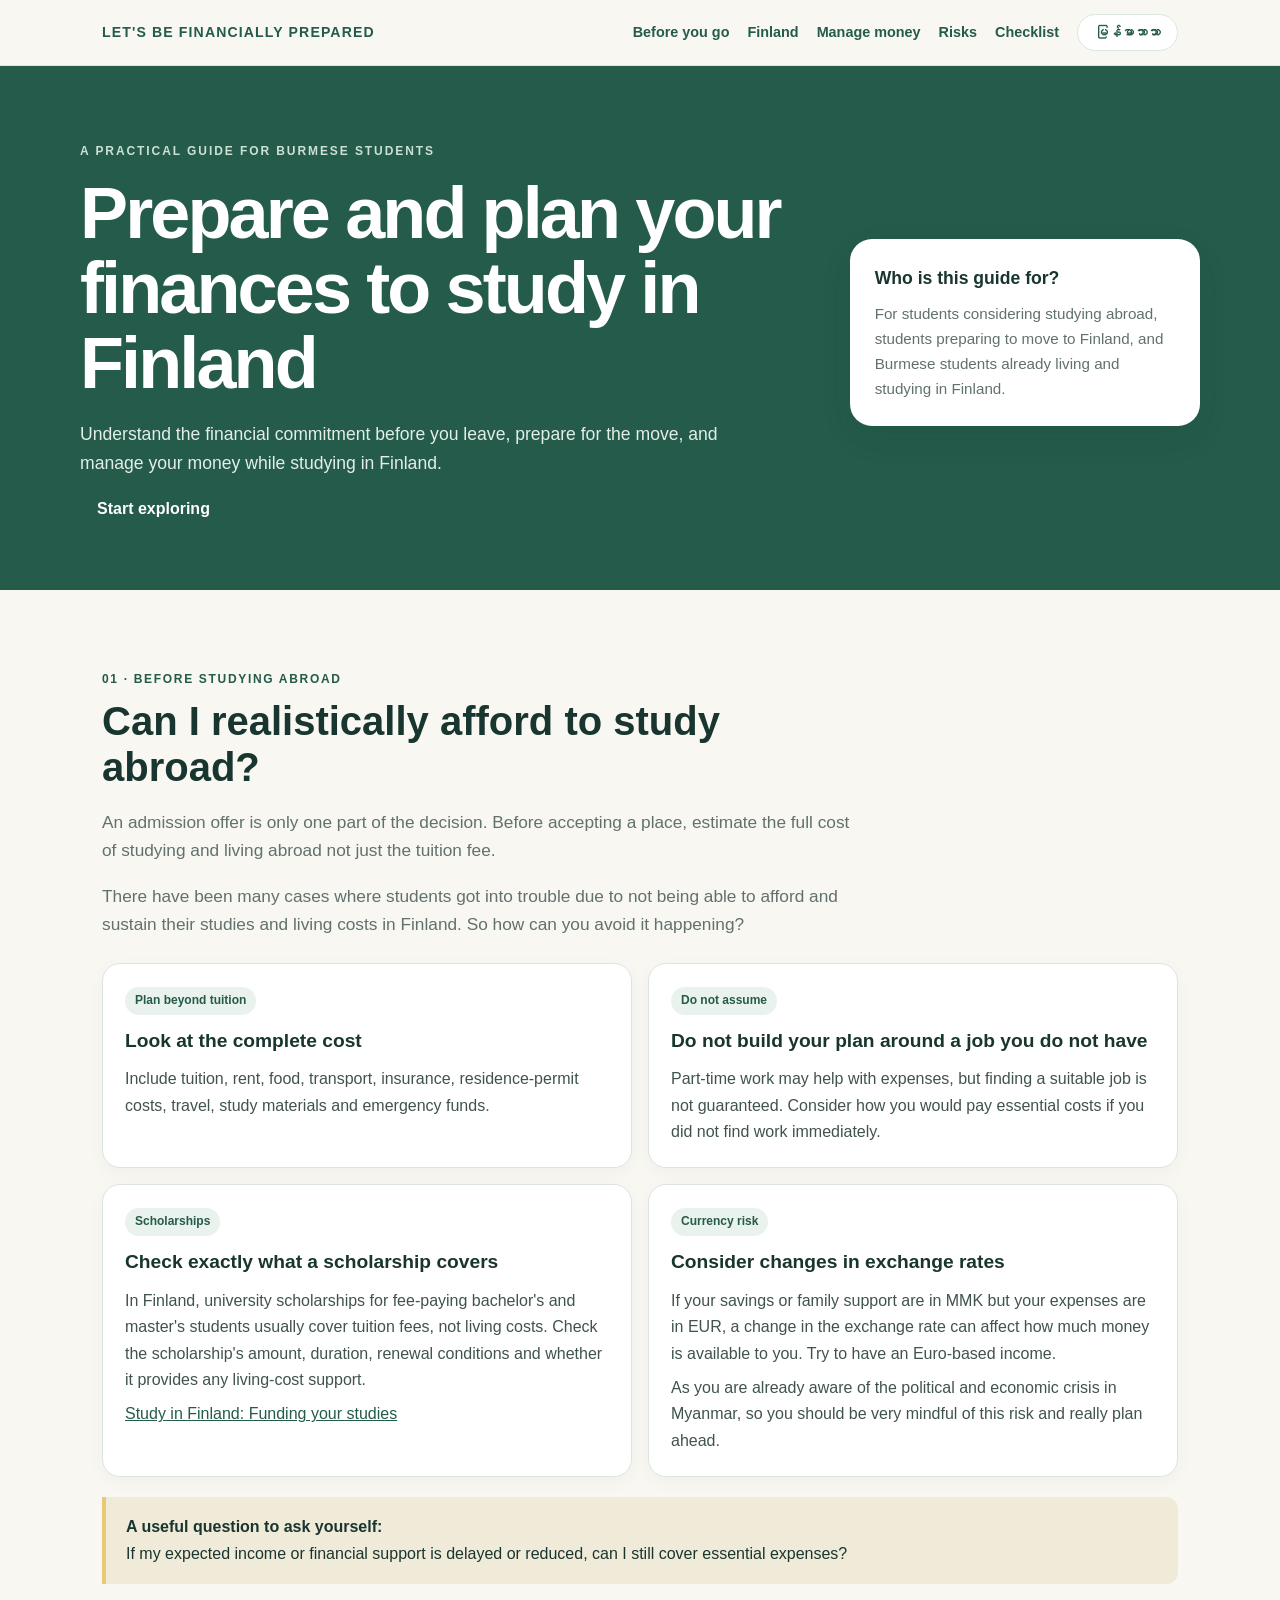
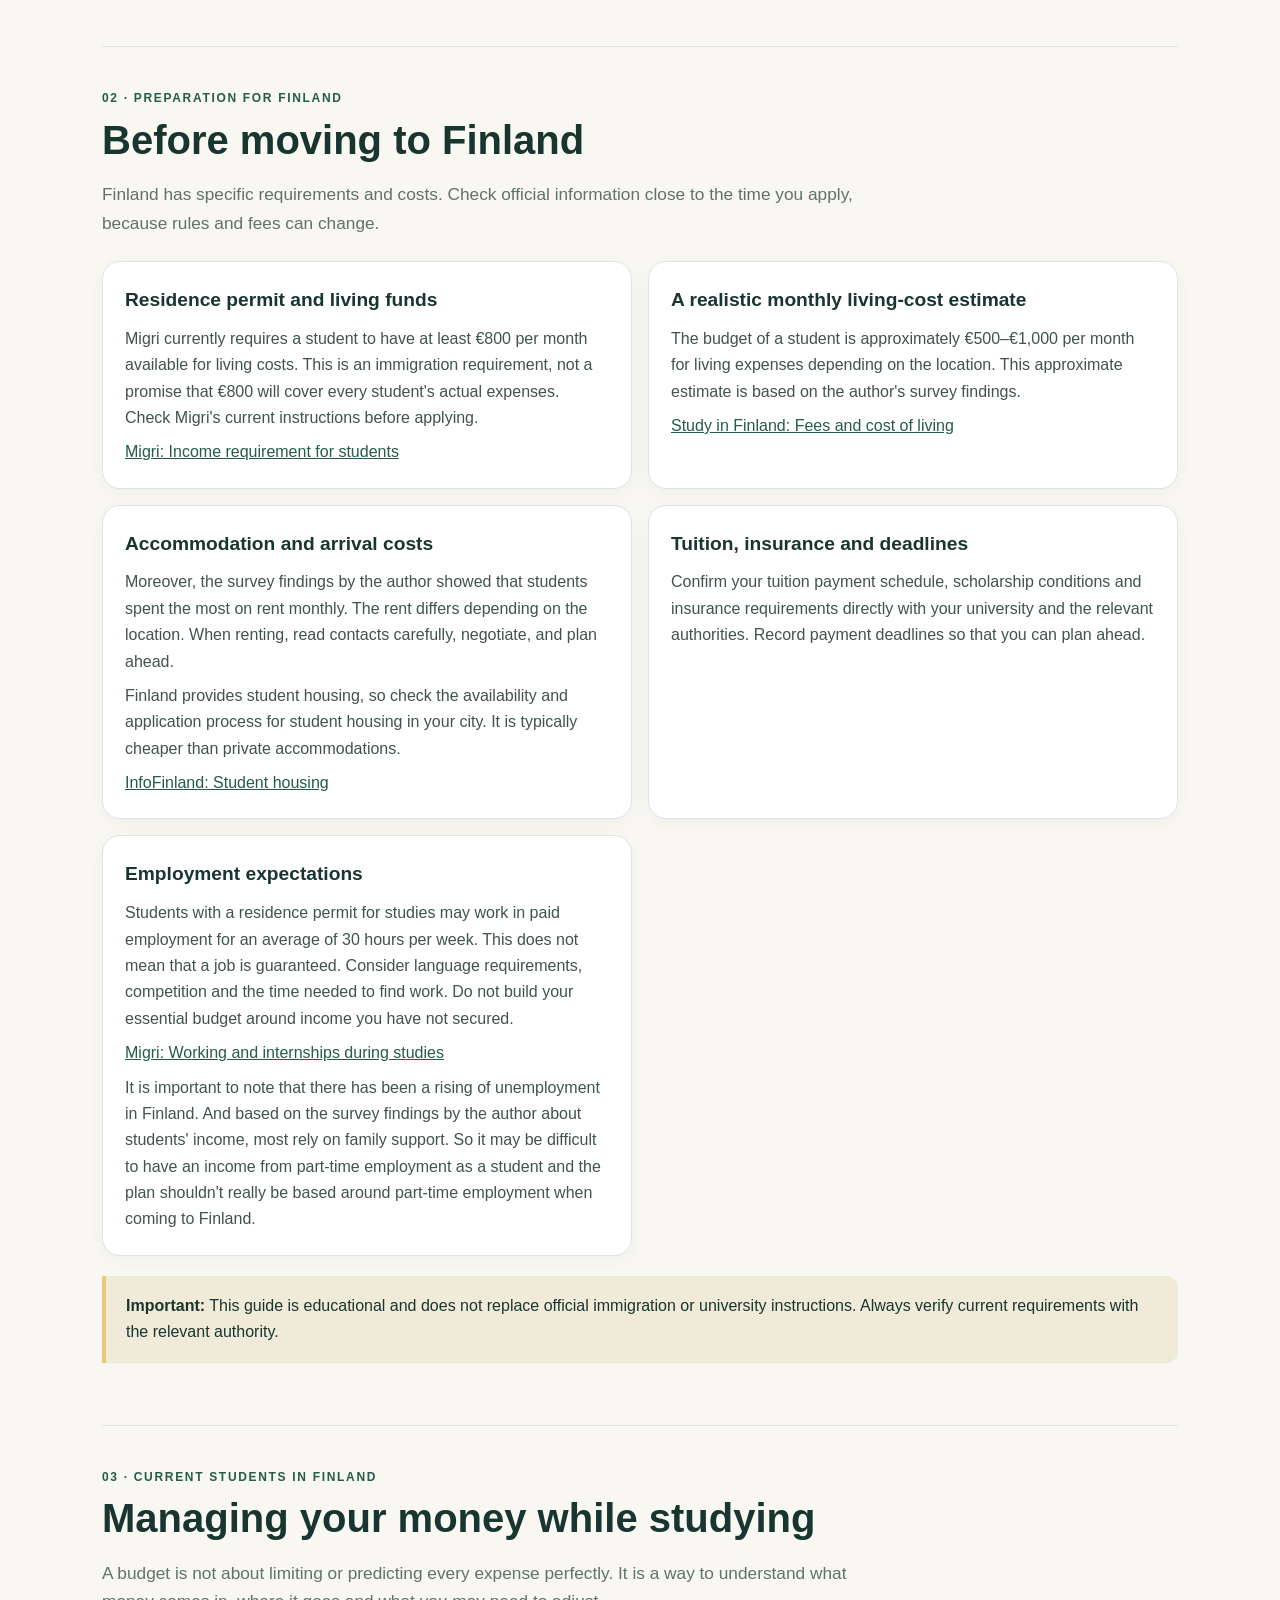
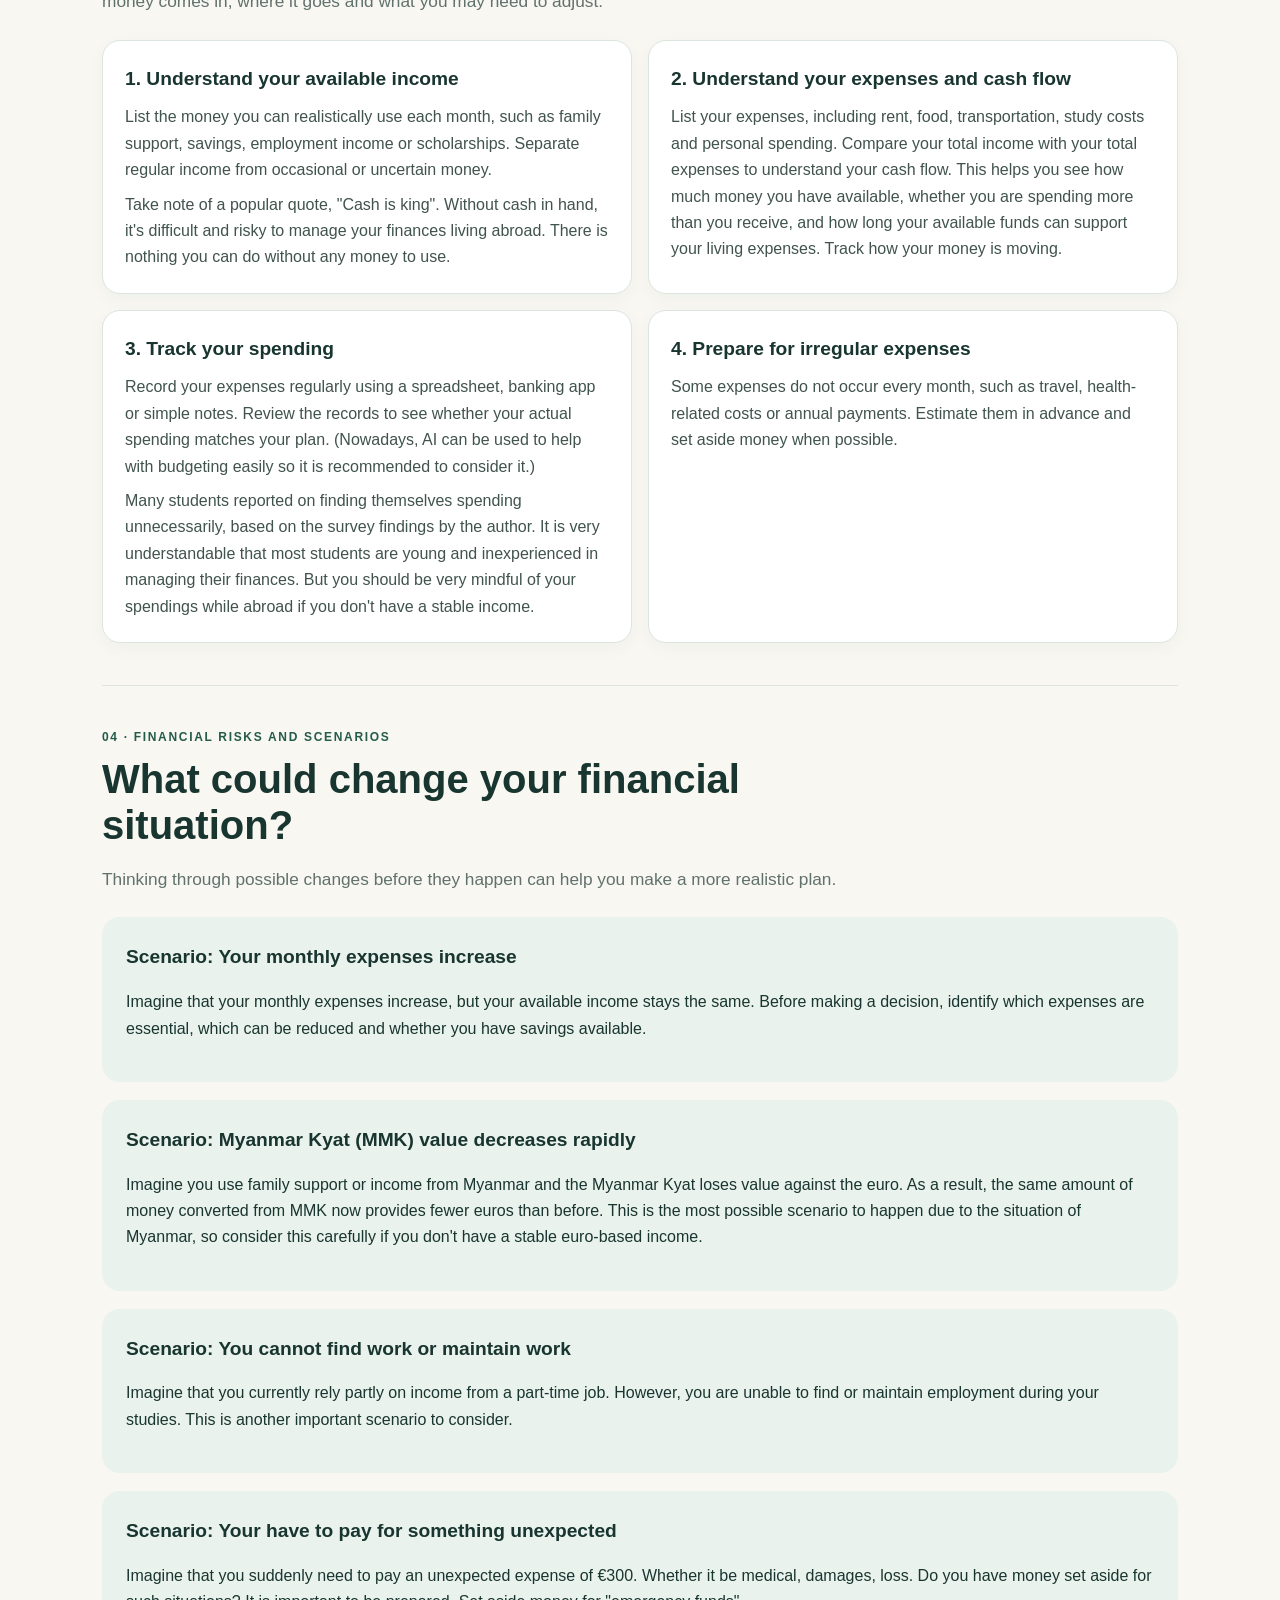
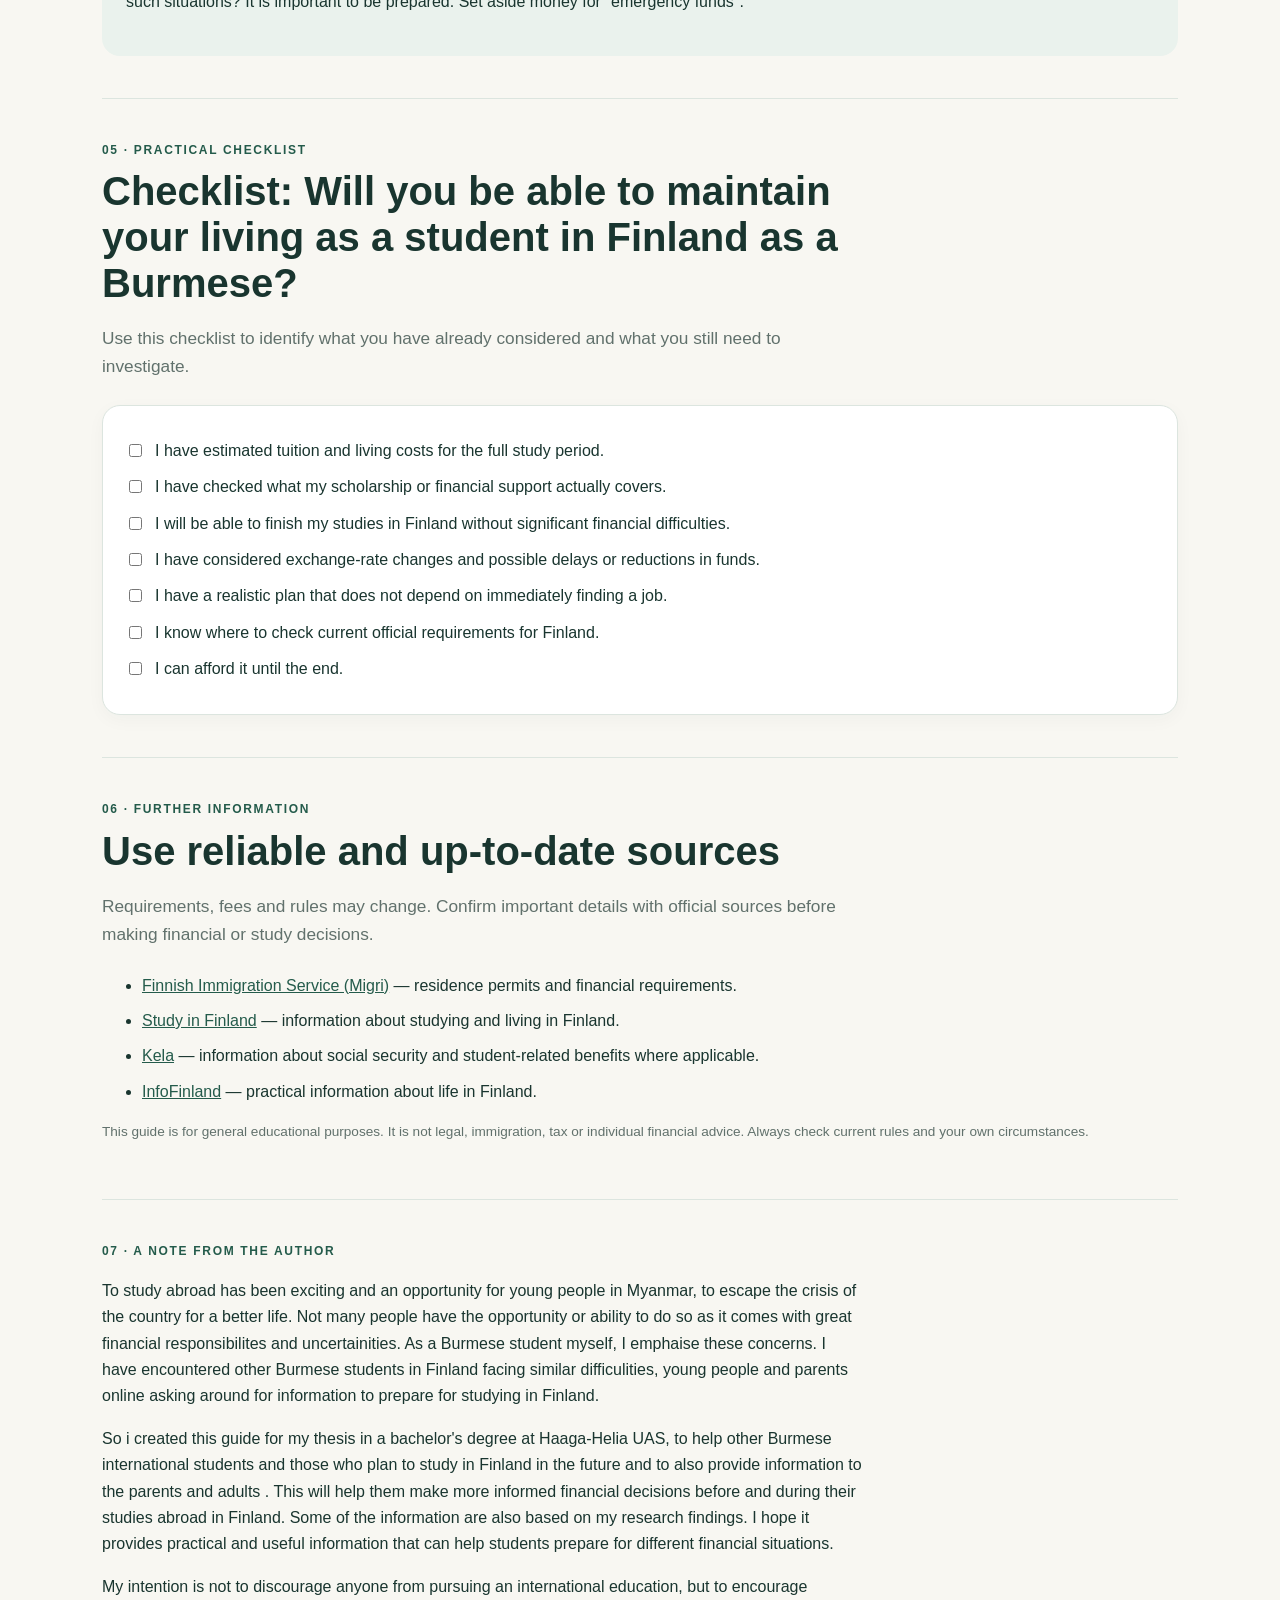
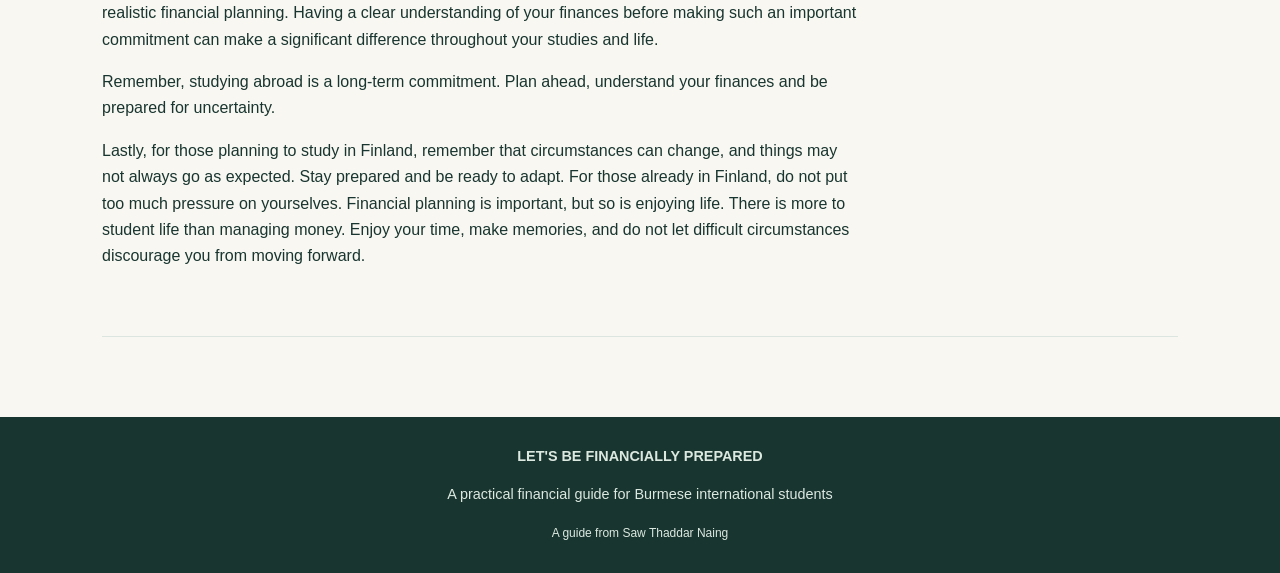
<file: index.html>
<!DOCTYPE html>
<html lang="en">
<head>
  <meta charset="UTF-8">
  <meta name="viewport" content="width=device-width, initial-scale=1.0">
  <meta name="description" content="A bilingual financial preparedness guide for Burmese students planning to study abroad and students studying in Finland.">
  <link rel="icon" type="image/png" href="./image/favicon.png">
  <title>Financial Guide for Burmese Students</title>
  <style>
    :root {
      --ink: #19352f; --muted: #61716c; --green: #245b4b; --mint: #eaf2ed;
      --cream: #f8f7f2; --line: #dce5df; --gold: #e8c978; --white: #fff;
      --shadow: 0 12px 32px rgba(25,53,47,.08);
    }
    * { box-sizing: border-box; }
    html { scroll-behavior: smooth; }
    body { margin: 0; background: var(--cream); color: var(--ink); font-family: Arial, "Noto Sans Myanmar", sans-serif; line-height: 1.65; }
    a { color: var(--green); }
    .topbar { position: sticky; top: 0; z-index: 10; background: rgba(248,247,242,.96); backdrop-filter: blur(10px); border-bottom: 1px solid var(--line); }
    .nav { max-width: 1120px; margin: auto; padding: 14px 22px; display: flex; align-items: center; justify-content: space-between; gap: 16px; }
    .brand { font-weight: 800; letter-spacing: .08em; font-size: .88rem; color: var(--green); }
    .navlinks { display: flex; gap: 18px; flex-wrap: wrap; align-items: center; }
    .navlinks a { text-decoration: none; font-size: .9rem; font-weight: 600; }
    button, .button { border: 0; border-radius: 999px; padding: 10px 17px; background: var(--green); color: white; font-weight: 700; cursor: pointer; text-decoration: none; }
    button.secondary { background: var(--white); color: var(--green); border: 1px solid var(--line); }
    .hero { background: var(--green); color: white; padding: 76px 22px 68px; }
    .hero-inner { max-width: 1120px; margin: auto; display: grid; grid-template-columns: 1.35fr .65fr; gap: 42px; align-items: center; }
    .eyebrow { text-transform: uppercase; letter-spacing: .16em; font-size: .75rem; color: #cce0d4; font-weight: 700; }
    h1 { font-size: clamp(2.4rem, 6vw, 4.5rem); line-height: 1.04; margin: 14px 0 20px; letter-spacing: -.04em; }
    .hero p { max-width: 680px; color: #e3eee7; font-size: 1.1rem; }
    .hero-card { background: #fff; color: var(--ink); border-radius: 22px; padding: 25px; box-shadow: var(--shadow); }
    .hero-card strong { display: block; font-size: 1.1rem; margin-bottom: 8px; }
    .hero-card p { color: var(--muted); font-size: .95rem; margin: 0; }
    main { max-width: 1120px; margin: auto; padding: 38px 22px 80px; }
    .section { padding: 42px 0; border-bottom: 1px solid var(--line); scroll-margin-top: 82px; }
    .section-head { max-width: 760px; margin-bottom: 24px; }
    .kicker { color: var(--green); text-transform: uppercase; font-size: .75rem; font-weight: 800; letter-spacing: .14em; }
    h2 { font-size: clamp(1.8rem, 4vw, 2.5rem); line-height: 1.15; margin: 8px 0 12px; }
    h3 { margin: 0 0 10px; font-size: 1.2rem; }
    .lead { color: var(--muted); font-size: 1.08rem; }
    .cards { display: grid; grid-template-columns: repeat(2, minmax(0,1fr)); gap: 16px; }
    .card { background: white; border: 1px solid var(--line); border-radius: 18px; padding: 22px; box-shadow: 0 5px 18px rgba(25,53,47,.035); }
    .card p { margin: 8px 0 0; color: #40534c; }
    .tag { display: inline-block; background: var(--mint); color: var(--green); border-radius: 999px; padding: 4px 10px; font-size: .75rem; font-weight: 700; margin-bottom: 10px; }
    .callout { background: #f0ead8; border-left: 4px solid var(--gold); padding: 17px 20px; border-radius: 0 12px 12px 0; margin: 20px 0; }
    .steps { padding-left: 22px; }
    .steps li { padding: 4px 0 8px; }
    body:not(.mm) .lang-my { display: none; }
    body.mm .lang-en { display: none; }
    body.mm .lang-my { display: block; }
    .bilingual-note { font-size: .85rem; color: var(--muted); }
    .scenario { background: var(--mint); border-radius: 18px; padding: 24px; margin-top: 18px; }
    .checklist label { display: flex; gap: 10px; margin: 10px 0; align-items: flex-start; }
    .checklist input { margin-top: 6px; accent-color: var(--green); }
    .resource-list li { margin: 9px 0; }
    footer { background: #19352f; color: #dce9e1; padding: 28px 22px; text-align: center; font-size: .9rem; }
    footer a { color: white; }
    @media (max-width: 760px) {
      .hero-inner { grid-template-columns: 1fr; }
      .nav { align-items: flex-start; flex-direction: column; }
      .navlinks { gap: 12px; }
      .cards { grid-template-columns: 1fr; }
    }
  </style>
</head>
<body>
<header class="topbar">
  <nav class="nav" aria-label="Main navigation">
    <div class="brand">LET'S BE FINANCIALLY PREPARED</div>
    <div class="navlinks">
      <a href="#before">Before you go</a>
      <a href="#finland">Finland</a>
      <a href="#manage">Manage money</a>
      <a href="#risks">Risks</a>
      <a href="#tools">Checklist</a>
      <button class="secondary" id="languageButton" type="button" aria-label="Switch language">မြန်မာဘာသာ</button>
    </div>
  </nav>
</header>

<section class="hero">
  <div class="hero-inner">
    <div>
      <div class="eyebrow lang-en">A practical guide for Burmese students</div>
      <div class="eyebrow lang-my">မြန်မာကျောင်းသား/သူများအတွက် လက်တွေ့အသုံးဝင်သော လမ်းညွှန်</div>
      <h1 class="lang-en">Prepare and plan your finances to study in Finland</h1>
      <h1 class="lang-my">နိုင်ငံခြားပညာသင်ခရီး၊ သင့်ငွေကြေး၊ သင့်အစီအစဉ်</h1>
      <p class="lang-en">Understand the financial commitment before you leave, prepare for the move, and manage your money while studying in Finland.</p>
      <p class="lang-my">နိုင်ငံခြားသို့ မထွက်ခွာမီ ကုန်ကျစရိတ်များကို နားလည်ပါ။ ဖင်လန်သို့ ပြောင်းရွှေ့ရန် ပြင်ဆင်ပါ။ ပညာသင်နေစဉ် ငွေကြေးကို စနစ်တကျ စီမံခန့်ခွဲပါ။</p>
      <a class="button" href="#before"><span class="lang-en">Start exploring</span><span class="lang-my">စတင်လေ့လာရန်</span></a>
    </div>
    <aside class="hero-card">
      <strong class="lang-en">Who is this guide for?</strong>
      <strong class="lang-my">ဤလမ်းညွှန်သည် မည်သူများအတွက်လဲ။</strong> 
      <p class="lang-en">For students considering studying abroad, students preparing to move to Finland, and Burmese students already living and studying in Finland.</p>
      <p class="lang-my">နိုင်ငံခြားတွင် ပညာသင်ရန် စဉ်းစားနေသူများ၊ ဖင်လန်သို့ ပြောင်းရွှေ့ရန် ပြင်ဆင်နေသူများနှင့် ဖင်လန်တွင် ပညာသင်နေပြီးသား မြန်မာကျောင်းသား/သူများအတွက် ဖြစ်သည်။</p>
    </aside>
  </div>
</section>

<main>
  <section class="section" id="before">
    <div class="section-head">
      <div class="kicker">01 · Before studying abroad</div>
      <h2 class="lang-en">Can I realistically afford to study abroad?</h2>
      <h2 class="lang-my">နိုင်ငံခြားတွင် ပညာသင်ရန် ငွေကြေးအရ တကယ်တတ်နိုင်ပါသလား။</h2>
      <p class="lead lang-en">An admission offer is only one part of the decision. Before accepting a place, estimate the full cost of studying and living abroad not just the tuition fee.</p>
      <p class="lead lang-my">တက္ကသိုလ်ဝင်ခွင့်ရခြင်းသည် ဆုံးဖြတ်ချက်၏ အစိတ်အပိုင်းတစ်ခုသာ ဖြစ်သည်။ လက်ခံမဆုံးဖြတ်မီ ကျောင်းလခတစ်ခုတည်းမဟုတ်ဘဲ ပညာသင်ခြင်းနှင့် နေထိုင်ခြင်းအတွက် စုစုပေါင်းကုန်ကျစရိတ်ကို ခန့်မှန်းပါ။</p>
      <p class="lead lang-en"> There have been many cases where students got into trouble due to not being able to afford and sustain their studies and living costs in Finland. So how can you avoid it happening?</p>
      <p class="lead lang-my">ဖင်လန်နိုင်ငံတွင် ပညာသင်ကြားနေစဉ် ကျောင်းစရိတ်နှင့် နေထိုင်စရိတ်များကို ရေရှည်မတတ်နိုင်ခြင်းကြောင့် အခက်အခဲများ ကြုံတွေ့ခဲ့ရသော ကျောင်းသားများလည်း ရှိပါသည်။ ထိုကဲ့သို့သော အခြေအနေမျိုး မကြုံတွေ့ရစေရန် သင်မည်သို့ ကြိုတင်ပြင်ဆင်နိုင်မည်နည်း။</p>

    </div>
    <div class="cards">
      <article class="card">
        <span class="tag">Plan beyond tuition</span>
        <h3 class="lang-en">Look at the complete cost</h3>
        <h3 class="lang-my">စုစုပေါင်းကုန်ကျစရိတ်ကို ကြည့်ပါ</h3>
        <p class="lang-en">Include tuition, rent, food, transport, insurance, residence-permit costs, travel, study materials and emergency funds.</p>
        <p class="lang-my">ကျောင်းလခ၊ အိမ်ငှားခ၊ အစားအသောက်၊ သယ်ယူပို့ဆောင်ရေး၊ အာမခံ၊ နေထိုင်ခွင့်လျှောက်ထားစရိတ်၊ ခရီးစရိတ်၊ သင်ထောက်ကူပစ္စည်းနှင့် မမျှော်လင့်ထားသော ကုန်ကျစရိတ်များကို ထည့်တွက်ပါ။ </p>
      </article>
      <article class="card">
        <span class="tag">Do not assume</span>
        <h3 class="lang-en">Do not build your plan around a job you do not have</h3>
        <h3 class="lang-my">မရရှိသေးသော အလုပ်ဝင်ငွေကို အခြေခံပြီး အစီအစဉ်မဆွဲပါနှင့်</h3>
        <p class="lang-en">Part-time work may help with expenses, but finding a suitable job is not guaranteed. Consider how you would pay essential costs if you did not find work immediately.</p>
        <p class="lang-my">အချိန်ပိုင်းအလုပ်သည် ကုန်ကျစရိတ်များကို ကူညီပေးနိုင်သော်လည်း သင့်တော်သောအလုပ်ကို ချက်ချင်းရမည်ဟု အာမခံမရှိပါ။ အလုပ်မရသေးသည့်အချိန်တွင် မဖြစ်မနေကုန်ကျစရိတ်များကို မည်သို့ပေးချေမည်ကို ကြိုတင်စဉ်းစားပါ။</p>
      </article>
      <article class="card">
        <span class="tag">Scholarships</span>
        <h3 class="lang-en">Check exactly what a scholarship covers</h3>
        <h3 class="lang-my">ပညာသင်ဆုက မည်သည့်ကုန်ကျစရိတ်များကို ကာမိသည်ကို စစ်ဆေးပါ</h3>
        <p class="lang-en">In Finland, university scholarships for fee-paying bachelor's and master's students usually cover tuition fees, not living costs. Check the scholarship's amount, duration, renewal conditions and whether it provides any living-cost support.</p>
        <p class="lang-my">ဖင်လန်တွင် ကျောင်းလခပေးရသော ဘွဲ့ကြိုနှင့် မဟာဘွဲ့ကျောင်းသားများအတွက် တက္ကသိုလ်ပညာသင်ဆုများသည် ပုံမှန်အားဖြင့် ကျောင်းလခကိုသာ ကာမိပြီး နေထိုင်စရိတ်ကို မကာမိတတ်ပါ။ ပညာသင်ဆု၏ ပမာဏ၊ ကာလ၊ သက်တမ်းတိုးရန် စည်းကမ်းချက်များနှင့် နေထိုင်စရိတ်အတွက် အထောက်အပံ့ပါဝင်မှုရှိမရှိ စစ်ဆေးပါ။</p>
        <p><a href="https://www.studyinfinland.fi/funding-your-studies" target="_blank" rel="noopener">Study in Finland: Funding your studies</a></p>
      </article>
      <article class="card">
        <span class="tag">Currency risk</span>
        <h3 class="lang-en">Consider changes in exchange rates</h3>
        <h3 class="lang-my">ငွေလဲနှုန်းပြောင်းလဲမှုကို ထည့်သွင်းစဉ်းစားပါ</h3>
        <p class="lang-en">If your savings or family support are in MMK but your expenses are in EUR, a change in the exchange rate can affect how much money is available to you. Try to have an Euro-based income.</p>
        <p class="lang-my">သင့်စုဆောင်းငွေ သို့မဟုတ် မိသားစုထောက်ပံ့ငွေသည် ကျပ်ငွေဖြစ်ပြီး ကုန်ကျစရိတ်များသည် ယူရိုဖြစ်ပါက ငွေလဲနှုန်းပြောင်းလဲမှုကြောင့် ရရှိနိုင်သော ယူရိုပမာဏ ပြောင်းလဲနိုင်သည်။ ပညာသင်ကာလတစ်ခုလုံးအတွက် ငွေလဲနှုန်းတစ်ခုတည်းကိုသာ အခြေခံမထားပါနှင့်။ ယူရိုငွေဖြင့် ဝင်ငွေရရှိနိုင်မည့် နည်းလမ်းများကို ကြိုးစားရှာဖွေပါ။</p>
        <p class="lang-en">As you are already aware of the political and economic crisis in Myanmar, so you should be very mindful of this risk and really plan ahead.</p>
        <p class="lang-my">မြန်မာနိုင်ငံ၏ နိုင်ငံရေးနှင့် စီးပွားရေးအကျပ်အတည်းများအကြောင်း သင်သိရှိပြီးဖြစ်သည့်အတိုင်း ဤအန္တရာယ်ကို အလေးအနက်ထား စဉ်းစားရန်နှင့် ငွေကြေးဆိုင်ရာ အစီအစဉ်များကို ကြိုတင်သေချာစွာ ရေးဆွဲထားရန် အရေးကြီးပါသည်။</p>
      </article>
    </div>
    <div class="callout">
      <strong class="lang-en">A useful question to ask yourself:</strong><strong class="lang-my">မိမိကိုယ်ကို မေးသင့်သော မေးခွန်းတစ်ခု -</strong>
      <div class="lang-en">If my expected income or financial support is delayed or reduced, can I still cover essential expenses?</div>
      <div class="lang-my">မျှော်မှန်းထားသော ဝင်ငွေ သို့မဟုတ် ငွေကြေးထောက်ပံ့မှု နောက်ကျခြင်း သို့မဟုတ် လျော့နည်းခြင်းရှိပါက မဖြစ်မနေကုန်ကျစရိတ်များကို ဆက်လက်ပေးချေနိုင်ပါသလား။</div>
    </div>
  </section>

  <section class="section" id="finland">
    <div class="section-head">
      <div class="kicker">02 · Preparation for Finland </div>
      <h2 class="lang-en">Before moving to Finland</h2>
      <h2 class="lang-my">ဖင်လန်သို့ မပြောင်းရွှေ့မီ</h2>
      <p class="lead lang-en">Finland has specific requirements and costs. Check official information close to the time you apply, because rules and fees can change.</p>
      <p class="lead lang-my">ဖင်လန်တွင် သီးခြားလိုအပ်ချက်များနှင့် ကုန်ကျစရိတ်များ ရှိသည်။ စည်းမျဉ်းများနှင့် အခကြေးငွေများ ပြောင်းလဲနိုင်သောကြောင့် လျှောက်ထားမည့်အချိန်နှင့် နီးကပ်စွာ တရားဝင်အချက်အလက်များကို စစ်ဆေးပါ။</p>
    </div>
    <div class="cards">
      <article class="card">
        <h3 class="lang-en">Residence permit and living funds</h3><h3 class="lang-my">နေထိုင်ခွင့်နှင့် နေထိုင်စရိတ်အတွက် ငွေကြေး</h3>
        <p class="lang-en">Migri currently requires a student to have at least €800 per month available for living costs. This is an immigration requirement, not a promise that €800 will cover every student's actual expenses. Check Migri's current instructions before applying.</p>
        <p class="lang-my">လက်ရှိ Migri သတ်မှတ်ချက်အရ ကျောင်းသားတစ်ဦးသည် နေထိုင်စရိတ်အတွက် တစ်လလျှင် အနည်းဆုံး ယူရို ၈၀၀ ရရှိနိုင်ရမည်။ ဤပမာဏသည် လူဝင်မှုကြီးကြပ်ရေးဆိုင်ရာ လိုအပ်ချက်ဖြစ်ပြီး ကျောင်းသားတိုင်း၏ အမှန်တကယ်ကုန်ကျစရိတ်အားလုံးကို ယူရို ၈၀၀ ဖြင့် လုံလောက်မည်ဟု အာမခံခြင်း မဟုတ်ပါ။ မလျှောက်ထားမီ Migri ၏ လက်ရှိညွှန်ကြားချက်များကို စစ်ဆေးပါ။</p>
        <p><a href="https://migri.fi/en/income-requirement-for-students" target="_blank" rel="noopener">Migri: Income requirement for students</a></p>
      </article>
      <article class="card">
        <h3 class="lang-en">A realistic monthly living-cost estimate</h3><h3 class="lang-my">လက်တွေ့ကျသော လစဉ်နေထိုင်စရိတ် ခန့်မှန်းချက်</h3>
        <p class="lang-en">The budget of a student is approximately €500–€1,000 per month for living expenses depending on the location. This approximate estimate is based on the author's survey findings.</p>
        <p class="lang-my">ကျောင်းသားတစ်ဦး၏ နေထိုင်စရိတ်သည် နေထိုင်ရာဒေသပေါ်မူတည်၍ တစ်လလျှင် ယူရို ၅၀၀ မှ ၁,၀၀၀ ခန့်အထိ ရှိနိုင်သည်။ ဤခန့်မှန်းပမာဏသည် စာရေးသူက ကောက်ယူခဲ့သော စစ်တမ်းရလဒ်များအပေါ် အခြေခံထားခြင်းဖြစ်သည်။</p>
        <p><a href="https://www.studyinfinland.fi/funding-your-studies/fees-and-cost-living" target="_blank" rel="noopener">Study in Finland: Fees and cost of living</a></p>
      </article>
      <article class="card">
        <h3 class="lang-en">Accommodation and arrival costs</h3><h3 class="lang-my">နေထိုင်ရန်နေရာနှင့် ရောက်ရှိချိန်ကုန်ကျစရိတ်</h3>
        <p class="lang-en">Moreover, the survey findings by the author showed that students spent the most on rent monthly. The rent differs depending on the location. When renting, read contacts carefully, negotiate, and plan ahead.</p>
        <p class="lang-my">ရောက်ရှိမီ သို့မဟုတ် ရောက်ရှိပြီးမကြာမီ အာမခံငွေ၊ ပထမလအိမ်ငှားခ၊ ပရိဘောဂနှင့် အိမ်သုံးပစ္စည်းများအတွက် ပေးချေရမည်လား စစ်ဆေးပါ။ ဝင်ငွေမရရှိမီကာလအတွက် ငွေကြေးကို ကြိုတင်စီစဉ်ပါ။</p>
        <p class="lang-en">Finland provides student housing, so check the availability and application process for student housing in your city. It is typically cheaper than private accommodations.</p>
        <p class="lang-my">ဖင်လန်နိုင်ငံတွင် ကျောင်းသားများအတွက် သီးသန့်အိမ်ရာများ (Student Housing) ရှိပါသည်။ ထို့ကြောင့် သင်နေထိုင်မည့်မြို့တွင် ကျောင်းသားအိမ်ရာများ ရရှိနိုင်မှုနှင့် လျှောက်ထားရမည့် လုပ်ငန်းစဉ်များကို ကြိုတင်စုံစမ်းပါ။ ကျောင်းသားအိမ်ရာများ၏ ငှားရမ်းခသည် ပုံမှန်အားဖြင့် ပုဂ္ဂလိကအိမ်ငှားခများထက် သက်သာလေ့ရှိပါသည်။</p>
        <p><a href="https://infofinland.fi/en/housing/student-housing" target="_blank" rel="noopener">InfoFinland: Student housing</a></p>
        
      </article>
      <article class="card">
        <h3 class="lang-en">Tuition, insurance and deadlines</h3><h3 class="lang-my">ကျောင်းလခ၊ အာမခံနှင့် နောက်ဆုံးရက်များ</h3>
        <p class="lang-en">Confirm your tuition payment schedule, scholarship conditions and insurance requirements directly with your university and the relevant authorities. Record payment deadlines so that you can plan ahead.</p>
        <p class="lang-my">ကျောင်းလခပေးချေရမည့်အချိန်ဇယား၊ ပညာသင်ဆုစည်းကမ်းချက်များနှင့် အာမခံလိုအပ်ချက်များကို သင့်တက္ကသိုလ်နှင့် သက်ဆိုင်ရာအာဏာပိုင်များထံ တိုက်ရိုက်အတည်ပြုပါ။ ကြိုတင်စီစဉ်နိုင်ရန် ပေးချေရမည့်နောက်ဆုံးရက်များကို မှတ်သားထားပါ။</p>
      </article>
      <article class="card">
        <h3 class="lang-en">Employment expectations</h3><h3 class="lang-my">အလုပ်အကိုင်နှင့်ပတ်သက်သော မျှော်မှန်းချက်များ</h3>
        <p class="lang-en">Students with a residence permit for studies may work in paid employment for an average of 30 hours per week. This does not mean that a job is guaranteed. Consider language requirements, competition and the time needed to find work. Do not build your essential budget around income you have not secured.</p>
        <p class="lang-my">ပညာသင်ရန် နေထိုင်ခွင့်ရရှိထားသော ကျောင်းသားများသည် အခကြေးငွေရသော အလုပ်ကို ပျမ်းမျှ တစ်ပတ်လျှင် နာရီ ၃၀ လုပ်ကိုင်နိုင်သည်။ သို့သော် အလုပ်ရရှိမည်ဟု အာမခံခြင်း မဟုတ်ပါ။ ဘာသာစကားလိုအပ်ချက်၊ အလုပ်အကိုင်ယှဉ်ပြိုင်မှုနှင့် အလုပ်ရှာဖွေရန် လိုအပ်သောအချိန်ကို ထည့်သွင်းစဉ်းစားပါ။ မရရှိသေးသော ဝင်ငွေကို အခြေခံပြီး မဖြစ်မနေကုန်ကျစရိတ်များအတွက် ဘတ်ဂျက်မဆွဲပါနှင့်။</p>
        <p><a href="https://migri.fi/en/working-and-internships-during-studies" target="_blank" rel="noopener">Migri: Working and internships during studies</a></p>
        <p class="lang-en"> It is important to note that there has been a rising of unemployment in Finland. And based on the survey findings by the author about students' income, most rely on family support. So it may be difficult to have an income from part-time employment as a student and the plan shouldn't really be based around part-time employment when coming to Finland.</p>
        <p class="lang-my">ဖင်လန်နိုင်ငံတွင် အလုပ်လက်မဲ့နှုန်း မြင့်တက်လာနေကြောင်း သတိပြုရန် အရေးကြီးပါသည်။ ထို့အပြင် စာရေးသူက ကောက်ယူခဲ့သော စစ်တမ်းရလဒ်များအရ ကျောင်းသားအများစုသည် မိသားစုထံမှ ငွေကြေးထောက်ပံ့မှုကို အဓိကအားထားနေရကြောင်း တွေ့ရှိရပါသည်။ ထို့ကြောင့် ကျောင်းသားတစ်ဦးအနေဖြင့် အချိန်ပိုင်းအလုပ်မှ ဝင်ငွေရရှိရန် ခက်ခဲနိုင်ပါသည်။ ဖင်လန်နိုင်ငံသို့ ပညာသင်ရန် လာရောက်ရန် စီစဉ်သည့်အခါ အချိန်ပိုင်းအလုပ်မှ ရရှိမည့်ဝင်ငွေကို အဓိကအားထား၍ ငွေကြေးအစီအစဉ် မရေးဆွဲသင့်ပါ။</p>
      </article>
    </div>
    <div class="callout">
      <strong class="lang-en">Important:</strong><strong class="lang-my">အရေးကြီးသည် -</strong>
      <span class="lang-en">This guide is educational and does not replace official immigration or university instructions. Always verify current requirements with the relevant authority.</span>
      <span class="lang-my">ဤလမ်းညွှန်သည် ပညာပေးရည်ရွယ်ချက်အတွက်သာဖြစ်ပြီး လူဝင်မှုကြီးကြပ်ရေး သို့မဟုတ် တက္ကသိုလ်၏ တရားဝင်ညွှန်ကြားချက်များကို အစားမထိုးပါ။ လက်ရှိလိုအပ်ချက်များကို သက်ဆိုင်ရာအာဏာပိုင်ထံ အမြဲအတည်ပြုပါ။</span>
    </div>
  </section>

  <section class="section" id="manage">
    <div class="section-head">
      <div class="kicker">03 · Current students in Finland</div>
      <h2 class="lang-en">Managing your money while studying</h2>
      <h2 class="lang-my">ပညာသင်နေစဉ် ငွေကြေးစီမံခန့်ခွဲခြင်း</h2>
      <p class="lead lang-en">A budget is not about limiting or predicting every expense perfectly. It is a way to understand what money comes in, where it goes and what you may need to adjust.</p>
      <p class="lead lang-my">ဘတ်ဂျက်ဆိုသည်မှာ ကုန်ကျစရိတ်တိုင်းကို အတိအကျ ကြိုတင်ခန့်မှန်းခြင်း မဟုတ်ပါ။ ဝင်ငွေမည်မျှရရှိသည်၊ ငွေများကို မည်သည့်နေရာတွင် သုံးစွဲနေသည်၊ မည်သည့်အရာများကို ပြင်ဆင်ရန်လိုအပ်သည်ကို နားလည်စေသော နည်းလမ်းတစ်ခုဖြစ်သည်။</p>
    </div>
    <div class="cards">
      <article class="card">
        <h3 class="lang-en">1. Understand your available income</h3><h3 class="lang-my">၁။ ရရှိနိုင်သော ဝင်ငွေကို နားလည်ပါ</h3>
        <p class="lang-en">List the money you can realistically use each month, such as family support, savings, employment income or scholarships. Separate regular income from occasional or uncertain money.</p>
        <p class="lang-my">မိသားစုထောက်ပံ့ငွေ၊ စုဆောင်းငွေ၊ အလုပ်ဝင်ငွေ သို့မဟုတ် ပညာသင်ဆုကဲ့သို့ လစဉ် အမှန်တကယ်အသုံးပြုနိုင်သော ငွေများကို စာရင်းပြုစုပါ။ ပုံမှန်ရရှိသောဝင်ငွေနှင့် ရံဖန်ရံခါ သို့မဟုတ် မသေချာသောငွေများကို ခွဲခြားပါ။</p>
        <p class="lang-en">Take note of a popular quote, "Cash is king". Without cash in hand, it's difficult and risky to manage your finances living abroad. There is nothing you can do without any money to use.</p>
        <p class="lang-my">ငွေသားသည် အရေးအကြီးဆုံးဖြစ်သည်” (Cash is King) ဟူသော လူသိများသည့် ဆိုရိုးစကားကို သတိပြုထားပါ။ နိုင်ငံခြားတွင် နေထိုင်စဉ် လက်ဝယ်အသုံးပြုနိုင်သော ငွေကြေးမရှိပါက သင်၏ငွေကြေးအခြေအနေကို စီမံခန့်ခွဲရန် ခက်ခဲသည့်အပြင် အန္တရာယ်လည်း များနိုင်ပါသည်။အသုံးပြုရန် ငွေတစ်ပြားတစ်ချပ်မျှ မရှိပါက မည်သည့်အရာကိုမျှ လုပ်ဆောင်နိုင်မည်မဟုတ်ပါ။</p>
      </article>
      <article class="card">
        <h3 class="lang-en">2. Understand your expenses and cash flow</h3><h3 class="lang-my">၂။ သင်၏ အသုံးစရိတ်များနှင့် ငွေသားစီးဆင်းမှုကို နားလည်ပါ</h3>
        <p class="lang-en">List your expenses, including rent, food, transportation, study costs and personal spending. Compare your total income with your total expenses to understand your cash flow. This helps you see how much money you have available, whether you are spending more than you receive, and how long your available funds can support your living expenses. Track how your money is moving.</p>
        <p class="lang-my">အိမ်ငှားခ၊ အစားအသောက်၊ သယ်ယူပို့ဆောင်ရေး၊ ပညာသင်စရိတ်နှင့် ကိုယ်ပိုင်အသုံးစရိတ်များ အပါအဝင် သင်၏ အသုံးစရိတ်အားလုံးကို စာရင်းပြုစုပါ။ ထို့နောက် သင်၏ စုစုပေါင်းဝင်ငွေနှင့် စုစုပေါင်းအသုံးစရိတ်ကို နှိုင်းယှဉ်ပြီး ငွေသားစီးဆင်းမှုအခြေအနေကို သိရှိအောင် လုပ်ဆောင်ပါ။

ဤသို့ပြုလုပ်ခြင်းဖြင့် သင့်တွင် အသုံးပြုရန် ငွေမည်မျှကျန်ရှိသည်၊ ရရှိသောဝင်ငွေထက် ပိုမိုသုံးစွဲနေခြင်း ရှိ၊ မရှိနှင့် လက်ရှိရှိနေသော ငွေကြေးဖြင့် နေထိုင်စရိတ်များကို မည်မျှကြာကြာ ဆက်လက်ကာမိနိုင်မည်ကို သိရှိနိုင်ပါသည်။

သင့်ငွေကြေးများ မည်သို့ဝင်လာပြီး မည်သို့ထွက်သွားသည်ကို ပုံမှန်ခြေရာခံစစ်ဆေးပါ။</p> 
      </article>
      <article class="card">
        <h3 class="lang-en">3. Track your spending</h3><h3 class="lang-my">၃။ အသုံးစရိတ်များကို မှတ်တမ်းတင်ပါ</h3>
        <p class="lang-en">Record your expenses regularly using a spreadsheet, banking app or simple notes. Review the records to see whether your actual spending matches your plan. (Nowadays, AI can be used to help with budgeting easily so it is recommended to consider it.)</p>
        <p class="lang-my">Spreadsheet၊ ဘဏ်အက်ပ် သို့မဟုတ် ရိုးရှင်းသောမှတ်စုများကို အသုံးပြုပြီး အသုံးစရိတ်များကို ပုံမှန်မှတ်တမ်းတင်ပါ။ အမှန်တကယ်သုံးစွဲမှုသည် သင့်အစီအစဉ်နှင့် ကိုက်ညီမှုရှိမရှိ ပြန်လည်စစ်ဆေးပါ။ ယနေ့ခေတ်တွင် AI ကို အသုံးပြု၍ ငွေကြေးဘတ်ဂျက်ကို အလွယ်တကူ ရေးဆွဲစီမံနိုင်ပြီဖြစ်သောကြောင့် ဘတ်ဂျက်ရေးဆွဲရာတွင် AI ၏အကူအညီကို အသုံးပြုရန်လည်း စဉ်းစားသင့်ပါသည်။</p>
        <p class="lang-en">Many students reported on finding themselves spending unnecessarily, based on the survey findings by the author. It is very understandable that most students are young and inexperienced in managing their finances. But you should be very mindful of your spendings while abroad if you don't have a stable income.</p>
        <p class="lang-my">စာရေးသူက ကောက်ယူခဲ့သော စစ်တမ်းရလဒ်များအရ ကျောင်းသားအများအပြားသည် မလိုအပ်ဘဲ ငွေသုံးစွဲမိကြောင်း ဖော်ပြခဲ့ကြပါသည်။ ကျောင်းသားအများစုသည် အသက်ငယ်ရွယ်ပြီး ကိုယ်ပိုင်ငွေကြေးကို စီမံခန့်ခွဲရာတွင် အတွေ့အကြုံနည်းပါးကြသေးသည့်အတွက် ထိုသို့ဖြစ်ရခြင်းမှာ နားလည်နိုင်ပါသည်။ သို့သော် နိုင်ငံခြားတွင် ပညာသင်ကြားနေထိုင်စဉ် ပုံမှန်ဝင်ငွေတစ်ခု မရှိပါက မိမိ၏ အသုံးစရိတ်များကို အထူးဂရုပြု၍ စီမံခန့်ခွဲရန် အလွန်အရေးကြီးပါသည်။</p>
      </article>
      <article class="card">
        <h3 class="lang-en">4. Prepare for irregular expenses</h3><h3 class="lang-my">၄။ ပုံမှန်မဟုတ်သော ကုန်ကျစရိတ်များအတွက် ပြင်ဆင်ပါ</h3>
        <p class="lang-en">Some expenses do not occur every month, such as travel, health-related costs or annual payments. Estimate them in advance and set aside money when possible.</p>
        <p class="lang-my">ခရီးစရိတ်၊ ကျန်းမာရေးဆိုင်ရာကုန်ကျစရိတ် သို့မဟုတ် နှစ်စဉ်ပေးချေရသောငွေများကဲ့သို့ အချို့ကုန်ကျစရိတ်များသည် လစဉ်မဖြစ်ပေါ်ပါ။ ကြိုတင်ခန့်မှန်းပြီး ဖြစ်နိုင်ပါက ငွေသီးသန့်ဖယ်ထားပါ။</p>
        <p class="lang-en"> </p>
      </article>
    </div>
  </section>

  <section class="section" id="risks">
    <div class="section-head">
      <div class="kicker">04 · Financial risks and scenarios</div>
      <h2 class="lang-en">What could change your financial situation?</h2>
      <h2 class="lang-my">သင့်ငွေကြေးအခြေအနေကို မည်သည့်အရာများက ပြောင်းလဲစေနိုင်သလဲ။</h2>
      <p class="lead lang-en">Thinking through possible changes before they happen can help you make a more realistic plan.</p>
      <p class="lead lang-my">ဖြစ်လာနိုင်သော အပြောင်းအလဲများကို ကြိုတင်စဉ်းစားခြင်းသည် ပိုမိုလက်တွေ့ကျသော အစီအစဉ်တစ်ခု ပြုလုပ်နိုင်ရန် ကူညီပေးသည်။</p>
    </div>
    <div class="scenario">
      <h3 class="lang-en">Scenario: Your monthly expenses increase</h3><h3 class="lang-my">ဖြစ်နိုင်သည့်အခြေအနေ - သင့်လစဉ်ကုန်ကျစရိတ်များ မြင့်တက်လာသည်</h3>
      <p class="lang-en">Imagine that your monthly expenses increase, but your available income stays the same. Before making a decision, identify which expenses are essential, which can be reduced and whether you have savings available.</p>
      <p class="lang-my">သင့်လစဉ်ကုန်ကျစရိတ်များ မြင့်တက်လာသော်လည်း ရရှိနိုင်သောဝင်ငွေမှာ မပြောင်းလဲဟု စဉ်းစားကြည့်ပါ။ ဆုံးဖြတ်ချက်မချမီ မဖြစ်မနေကုန်ကျစရိတ်များ၊ လျှော့ချနိုင်သောကုန်ကျစရိတ်များနှင့် အသုံးပြုနိုင်သော စုဆောင်းငွေရှိမရှိကို ခွဲခြားပါ။</p>
     
    </div>
    <div class="scenario">
      <h3 class="lang-en">Scenario: Myanmar Kyat (MMK) value decreases rapidly</h3><h3 class="lang-my">ဖြစ်နိုင်သည့်အခြေအနေ - မြန်မာကျပ်ငွေ (MMK) တန်ဖိုး လျင်မြန်စွာ ကျဆင်းလာခြင်း</h3>
      <p class="lang-en">Imagine you use family support or income from Myanmar and the Myanmar Kyat loses value against the euro. As a result, the same amount of money converted from MMK now provides fewer euros than before. This is the most possible scenario to happen due to the situation of Myanmar, so consider this carefully if you don't have a stable euro-based income.</p>
      <p class="lang-my">သင်သည် မြန်မာနိုင်ငံမှ မိသားစုထောက်ပံ့ငွေ သို့မဟုတ် ဝင်ငွေကို အားထားနေရသည်ဟု စိတ်ကူးကြည့်ပါ။ မြန်မာကျပ်ငွေတန်ဖိုးသည် ယူရိုနှင့် နှိုင်းယှဉ်ပါက ကျဆင်းသွားသည့်အခါ ယခင်ကကဲ့သို့ မြန်မာကျပ်ငွေပမာဏတူညီသော်လည်း ယူရိုသို့ လဲလှယ်လိုက်ပါက ယခင်ထက် ယူရိုငွေ ပိုမိုနည်းပါးစွာသာ ရရှိတော့မည်ဖြစ်သည်။ မြန်မာနိုင်ငံ၏ လက်ရှိအခြေအနေများကြောင့် ဤကဲ့သို့သော အခြေအနေမျိုး ဖြစ်ပေါ်လာနိုင်ခြေ အလွန်များပါသည်။ ထို့ကြောင့် ယူရိုငွေဖြင့် ပုံမှန်ဝင်ငွေတစ်ခု မရှိပါက ဤအန္တရာယ်ကို သေချာစွာ ထည့်သွင်းစဉ်းစားပြီး ကြိုတင်ပြင်ဆင်ထားသင့်ပါသည်။</p>
      
    </div>
        <div class="scenario">
      <h3 class="lang-en">Scenario: You cannot find work or maintain work</h3><h3 class="lang-my">ဖြစ်နိုင်သည့်အခြေအနေ - ကျောင်းတက်နေစဉ် အချိန်ပိုင်းအလုပ် မရရှိခြင်း သို့မဟုတ် အလုပ်ဆက်လက်မလုပ်ကိုင်နိုင်ခြင်း</h3>
      <p class="lang-en">Imagine that you currently rely partly on income from a part-time job. However, you are unable to find or maintain employment during your studies. This is another important scenario to consider. </p>
      <p class="lang-my">လက်ရှိတွင် သင်သည် အချိန်ပိုင်းအလုပ်မှ ရရှိသောဝင်ငွေကို တစ်စိတ်တစ်ပိုင်း အားထားနေရသည်ဟု စိတ်ကူးကြည့်ပါ။ သို့သော် ပညာသင်ကြားနေစဉ် အလုပ်ရှာမရခြင်း သို့မဟုတ် ရရှိထားသောအလုပ်ကို ဆက်လက်လုပ်ကိုင်နိုင်ခြင်းမရှိသည့် အခြေအနေမျိုး ကြုံတွေ့လာနိုင်ပါသည်။ ဤအခြေအနေသည်လည်း ကြိုတင်ထည့်သွင်းစဉ်းစားထားသင့်သည့် အရေးကြီးသော အန္တရာယ်တစ်ခုဖြစ်ပါသည်။</p>
    </div>

      <div class="scenario">
      <h3 class="lang-en">Scenario: Your have to pay for something unexpected</h3><h3 class="lang-my">ဖြစ်နိုင်သည့်အခြေအနေ - မမျှော်လင့်ထားသော ကုန်ကျစရိတ်</h3>
      <p class="lang-en">Imagine that you suddenly need to pay an unexpected expense of €300. Whether it be medical, damages, loss. Do you have money set aside for such situations? It is important to be prepared. Set aside money for "emergency funds".</p>
      <p class="lang-my">ဥပမာအားဖြင့် ဆေးကုသစရိတ်၊ ပစ္စည်းပျက်စီးမှုကြောင့် ကုန်ကျစရိတ် သို့မဟုတ် ပစ္စည်းပျောက်ဆုံးမှု စသည့် မမျှော်လင့်ထားသော အသုံးစရိတ် ယူရို ၃၀၀ ကို ရုတ်တရက် ပေးချေရမည်ဟု စိတ်ကူးကြည့်ပါ။ ထိုကဲ့သို့သော အခြေအနေမျိုး ကြုံတွေ့လာပါက အသုံးပြုနိုင်ရန် သီးသန့်ဖယ်ထားသော ငွေကြေး ရှိပါသလား။ ဤကဲ့သို့သော မမျှော်လင့်ထားသည့် အခြေအနေများအတွက် ကြိုတင်ပြင်ဆင်ထားရန် အရေးကြီးပါသည်။ ထို့ကြောင့် အရေးပေါ်အသုံးစရိတ်များအတွက် ငွေကြေးကို ပုံမှန်စုဆောင်းပြီး သီးသန့်ဖယ်ထားပါ။</p>
    </div>

  </section>

  <section class="section" id="tools">
    <div class="section-head">
      <div class="kicker">05 · Practical checklist</div>
      <h2 class="lang-en">Checklist: Will you be able to maintain your living as a student in Finland as a Burmese?</h2>
      <h2 class="lang-my">စစ်ဆေးရန်စာရင်း - မြန်မာနိုင်ငံသားတစ်ဦးအနေဖြင့် ဖင်လန်နိုင်ငံတွင် ကျောင်းသားဘဝကို ငွေကြေးအရ ရေရှည်ရပ်တည်နိုင်ပါမည်လား။</h2>
      <p class="lead lang-en">Use this checklist to identify what you have already considered and what you still need to investigate.</p>
      <p class="lead lang-my">စဉ်းစားပြီးသောအချက်များနှင့် ထပ်မံလေ့လာရန်လိုအပ်သောအချက်များကို သိရှိရန် ဤစာရင်းကို အသုံးပြုပါ။</p>
    </div>
    <div class="card checklist">
      <label><input type="checkbox"><span class="lang-en">I have estimated tuition and living costs for the full study period.</span><span class="lang-my">ပညာသင်ကာလတစ်ခုလုံးအတွက် ကျောင်းလခနှင့် နေထိုင်စရိတ်ကို ခန့်မှန်းထားသည်။</span></label>
      <label><input type="checkbox"><span class="lang-en">I have checked what my scholarship or financial support actually covers.</span><span class="lang-my">ပညာသင်ဆု သို့မဟုတ် ငွေကြေးထောက်ပံ့မှုက မည်သည့်အရာများကို ကာမိသည်ကို စစ်ဆေးထားသည်။</span></label>
      <label><input type="checkbox"><span class="lang-en">I will be able to finish my studies in Finland without significant financial difficulties.</span><span class="lang-my">ဖင်လန်နိုင်ငံတွင် ပညာသင်ကြားနေစဉ် သိသာထင်ရှားသော ငွေကြေးအခက်အခဲများ မကြုံတွေ့ဘဲ ပညာသင်ကြားမှုကို အဆုံးသတ်နိုင်မည်ဟု ယုံကြည်ပါသည်။</span></label>
      <label><input type="checkbox"><span class="lang-en">I have considered exchange-rate changes and possible delays or reductions in funds.</span><span class="lang-my">ငွေလဲနှုန်းပြောင်းလဲမှုနှင့် ငွေကြေးရရှိမှု နောက်ကျခြင်း သို့မဟုတ် လျော့နည်းခြင်းတို့ကို ထည့်သွင်းစဉ်းစားထားသည်။</span></label>
      <label><input type="checkbox"><span class="lang-en">I have a realistic plan that does not depend on immediately finding a job.</span><span class="lang-my">ချက်ချင်းအလုပ်ရရှိမည်ဟု မယူဆထားသော လက်တွေ့ကျသည့် အစီအစဉ်တစ်ခု ရှိသည်။</span></label>
      <label><input type="checkbox"><span class="lang-en">I know where to check current official requirements for Finland.</span><span class="lang-my">ဖင်လန်၏ လက်ရှိတရားဝင်လိုအပ်ချက်များကို မည်သည့်နေရာတွင် စစ်ဆေးရမည်ကို သိရှိထားသည်။</span></label>
      <label><input type="checkbox"><span class="lang-en">I can afford it until the end. </span><span class="lang-my">အဆုံးအထိ ပညာသင်ကြားနိုင်ရန် လိုအပ်သော ကုန်ကျစရိတ်များကို ကျွန်ုပ် တတ်နိုင်ပါသည်။</span></label>

    </div>
  </section>

  <section class="section" id="resources">
    <div class="section-head">
      <div class="kicker">06 · Further information</div>
      <h2 class="lang-en">Use reliable and up-to-date sources</h2>
      <h2 class="lang-my">ယုံကြည်စိတ်ချရပြီး နောက်ဆုံးရ အချက်အလက်များကို အသုံးပြုပါ</h2>
      <p class="lead lang-en">Requirements, fees and rules may change. Confirm important details with official sources before making financial or study decisions.</p>
      <p class="lead lang-my">လိုအပ်ချက်များ၊ အခကြေးငွေများနှင့် စည်းမျဉ်းများသည် ပြောင်းလဲနိုင်သည်။ ပညာရေး သို့မဟုတ် ငွေကြေးဆိုင်ရာ ဆုံးဖြတ်ချက်များ မချမီ အရေးကြီးသောအချက်အလက်များကို တရားဝင်ရင်းမြစ်များထံ အတည်ပြုပါ။</p>
    </div>
    <ul class="resource-list">
      <li><a href="https://migri.fi/en/home" target="_blank" rel="noopener">Finnish Immigration Service (Migri)</a> — residence permits and financial requirements.</li>
      <li><a href="https://www.studyinfinland.fi/" target="_blank" rel="noopener">Study in Finland</a> — information about studying and living in Finland.</li>
      <li><a href="https://www.kela.fi/" target="_blank" rel="noopener">Kela</a> — information about social security and student-related benefits where applicable.</li>
      <li><a href="https://www.infofinland.fi/" target="_blank" rel="noopener">InfoFinland</a> — practical information about life in Finland.</li>
    </ul>
    <p class="bilingual-note lang-en">This guide is for general educational purposes. It is not legal, immigration, tax or individual financial advice. Always check current rules and your own circumstances.</p>
    <p class="bilingual-note lang-my">ဤလမ်းညွှန်သည် အထွေထွေပညာပေးရည်ရွယ်ချက်အတွက်သာ ဖြစ်သည်။ ဥပဒေ၊ လူဝင်မှုကြီးကြပ်ရေး၊ အခွန် သို့မဟုတ် တစ်ဦးချင်းငွေကြေးအကြံပေးချက် မဟုတ်ပါ။ လက်ရှိစည်းမျဉ်းများနှင့် မိမိ၏အခြေအနေကို အမြဲစစ်ဆေးပါ။</p>
  </section>

  <section class="section" id="notes">
      <div class="section-head">
       <div class="kicker">07 · A note from the author</div> 
       <p class="lang-en">To study abroad has been exciting and an opportunity for young people in Myanmar, to escape the crisis of the country for a better life. Not many people have the opportunity or ability to do so as it comes with great financial responsibilites and uncertainities. As a Burmese student myself, I emphaise these concerns. I have encountered other Burmese students in Finland facing similar difficulities, young people and parents online asking around for information to prepare for studying in Finland.   </p>
       <p class="lang-my">နိုင်ငံခြားတွင် ပညာသင်ကြားခြင်းသည် မြန်မာနိုင်ငံရှိ လူငယ်များအတွက် စိတ်လှုပ်ရှားဖွယ်ရာ အခွင့်အလမ်းတစ်ခုဖြစ်ပြီး မိမိတို့နိုင်ငံ၏ လက်ရှိအကျပ်အတည်းများမှ ရုန်းထွက်ကာ ပိုမိုကောင်းမွန်သော ဘဝတစ်ခုကို ရှာဖွေနိုင်မည့် အခွင့်အရေးတစ်ခုလည်း ဖြစ်ပါသည်။ သို့သော် နိုင်ငံခြားတွင် ပညာသင်ကြားရန်အတွက် ကြီးမားသော ငွေကြေးဆိုင်ရာ တာဝန်ယူမှုများနှင့် မသေချာမရေရာမှုများ ရှိနေသောကြောင့် လူတိုင်းတွင် ထိုအခွင့်အရေး သို့မဟုတ် ငွေကြေးတတ်နိုင်မှု မရှိကြပါ။ မြန်မာကျောင်းသူတစ်ဦးဖြစ်သည့် ကျွန်မအနေဖြင့်လည်း ဤစိုးရိမ်ပူပန်မှုများကို ကောင်းစွာနားလည်ပါသည်။ ဖင်လန်နိုင်ငံတွင် အလားတူအခက်အခဲများကို ရင်ဆိုင်နေရသော မြန်မာကျောင်းသား၊ ကျောင်းသူများနှင့် တွေ့ဆုံခဲ့ရသကဲ့သို့ ဖင်လန်နိုင်ငံတွင် ပညာသင်ကြားရန် ကြိုတင်ပြင်ဆင်နိုင်ရေးအတွက် သတင်းအချက်အလက်များကို အွန်လိုင်းပေါ်တွင် မေးမြန်းရှာဖွေနေကြသော လူငယ်များနှင့် မိဘများကိုလည်း တွေ့မြင်ခဲ့ရပါသည်။</p>
       <p class="lang-en">So i created this guide for my thesis in a bachelor's degree at Haaga-Helia UAS, to help other Burmese international students and those who plan to study in Finland in the future and to also provide information to the parents and adults . This will help them make more informed financial decisions before and during their studies abroad in Finland. Some of the information are also based on my research findings. I hope it provides practical and useful information that can help students prepare for different financial situations.</p>
       <p class="lang-my">ထို့ကြောင့် ကျွန်မသည် Haaga-Helia အသုံးချသိပ္ပံတက္ကသိုလ် (Haaga-Helia UAS) တွင် ဘွဲ့ကြိုဒီဂရီအတွက် ရေးသားပြုစုနေသော ကျွန်မ၏ ဘွဲ့ကြိုစာတမ်း (Bachelor’s Thesis) ၏ တစ်စိတ်တစ်ပိုင်းအဖြစ် ဤလမ်းညွှန်ကို ဖန်တီးခဲ့ပါသည်။ ဤလမ်းညွှန်သည် ဖင်လန်နိုင်ငံတွင် ပညာသင်ကြားနေကြသော အခြားမြန်မာနိုင်ငံသား နိုင်ငံတကာကျောင်းသားများနှင့် အနာဂတ်တွင် ဖင်လန်နိုင်ငံ၌ ပညာသင်ကြားရန် စီစဉ်နေသူများကို ကူညီပေးရန် ရည်ရွယ်ပါသည်။ ထို့အပြင် ကျောင်းသားများ၏ မိဘများနှင့် လူကြီးများအတွက်လည်း လိုအပ်သော သတင်းအချက်အလက်များကို ပေးစွမ်းနိုင်ရန် ရည်ရွယ်ပါသည်။ ဤလမ်းညွှန်မှတစ်ဆင့် ဖင်လန်နိုင်ငံတွင် ပညာသင်ကြားရန် နိုင်ငံခြားသို့ မထွက်ခွာမီနှင့် ပညာသင်ကြားနေစဉ်အတွင်း ပိုမိုသိရှိနားလည်ပြီး သင့်လျော်သော ငွေကြေးဆိုင်ရာ ဆုံးဖြတ်ချက်များကို ချမှတ်နိုင်ရန် အထောက်အကူပြုမည်ဟု မျှော်လင့်ပါသည်။ ဤလမ်းညွှန်ပါ အချက်အလက်အချို့သည် ကျွန်မ၏ သုတေသနမှ ရရှိသော တွေ့ရှိချက်များအပေါ်တွင်လည်း အခြေခံထားပါသည်။ ကျောင်းသားများအနေဖြင့် မတူညီသော ငွေကြေးဆိုင်ရာ အခြေအနေများအတွက် ကြိုတင်ပြင်ဆင်နိုင်ရန် လက်တွေ့အသုံးဝင်ပြီး အထောက်အကူဖြစ်စေမည့် အချက်အလက်များကို ဤလမ်းညွှန်မှ ပေးစွမ်းနိုင်မည်ဟု မျှော်လင့်ပါသည်။
       <p class="lang-en">My intention is not to discourage anyone from pursuing an international education, but to encourage realistic financial planning. Having a clear understanding of your finances before making such an important commitment can make a significant difference throughout your studies and life.</p>
       <p class="lang-my">ကျွန်မ၏ ရည်ရွယ်ချက်မှာ မည်သူတစ်ဦးတစ်ယောက်ကိုမျှ နိုင်ငံတကာပညာရေးကို လိုက်စားရန် စိတ်ဓာတ်ကျဆင်းစေလိုခြင်း မဟုတ်ပါ။ လက်တွေ့ကျသော ငွေကြေးအစီအစဉ်များ ကြိုတင်ရေးဆွဲထားရန် တိုက်တွန်းလိုခြင်းသာ ဖြစ်ပါသည်။ ဤကဲ့သို့ အရေးကြီးသော ဆုံးဖြတ်ချက်တစ်ခုကို မချမှတ်မီ မိမိ၏ ငွေကြေးအခြေအနေကို ရှင်းလင်းစွာ နားလည်ထားခြင်းသည် ပညာသင်ကြားနေစဉ်တစ်လျှောက်နှင့် နေ့စဉ်ဘဝတွင် သိသာထင်ရှားသော အကျိုးသက်ရောက်မှုများ ရှိစေနိုင်ပါသည်။</p>
       <p class="lang-en">Remember, studying abroad is a long-term commitment. Plan ahead, understand your finances and be prepared for uncertainty.</p>
       <p class="lang-my">သတိပြုရန်မှာ နိုင်ငံခြားတွင် ပညာသင်ကြားခြင်းသည် ရေရှည်တာဝန်ယူရမည့် ဆုံးဖြတ်ချက်တစ်ခုဖြစ်ပါသည်။ ထို့ကြောင့် ကြိုတင်စီစဉ်ပါ၊ မိမိ၏ ငွေကြေးအခြေအနေကို သေချာနားလည်ပါ၊ မမျှော်လင့်ထားသော အခြေအနေများကိုလည်း ရင်ဆိုင်နိုင်ရန် ပြင်ဆင်ထားပါ။ </p>
       <p class="lang-en">Lastly, for those planning to study in Finland, remember that circumstances can change, and things may not always go as expected.  Stay prepared and be ready to adapt. For those already in Finland, do not put too much pressure on yourselves. Financial planning is important, but so is enjoying life. There is more to student life than managing money. Enjoy your time, make memories, and do not let difficult circumstances discourage you from moving forward. </p>
       <p class="lang-my">နောက်ဆုံးအနေဖြင့် ဖင်လန်နိုင်ငံတွင် ပညာသင်ကြားရန် စီစဉ်နေသူများအနေဖြင့် အခြေအနေများသည် အချိန်နှင့်အမျှ ပြောင်းလဲနိုင်ပြီး မိမိမျှော်လင့်ထားသည့်အတိုင်း အမြဲတမ်း ဖြစ်လာမည်မဟုတ်ကြောင်း သတိပြုထားပါ။ ထို့ကြောင့် ကြိုတင်ပြင်ဆင်ထားပြီး ပြောင်းလဲလာသော အခြေအနေများနှင့်အညီ လိုက်လျောညီထွေဖြစ်အောင် နေထိုင်တတ်ရန် အရေးကြီးပါသည်။ ဖင်လန်နိုင်ငံတွင် ရောက်ရှိနေပြီး ပညာသင်ကြားနေသူများအနေဖြင့်လည်း မိမိကိုယ်ကို ဖိအားအလွန်အကျွံ မပေးကြပါနှင့်။ ငွေကြေးစီမံခန့်ခွဲမှုသည် အရေးကြီးသော်လည်း ဘဝကို ပျော်ရွှင်စွာ ဖြတ်သန်းနိုင်ရန်လည်း အရေးကြီးပါသည်။ ကျောင်းသားဘဝဆိုသည်မှာ ငွေကြေးကို စီမံခန့်ခွဲရုံသက်သက် မဟုတ်ပါ။ မိမိ၏ အချိန်များကို ပျော်ရွှင်စွာ ဖြတ်သန်းပါ၊ အမှတ်တရကောင်းများ ဖန်တီးပါ၊ အခက်အခဲများကြောင့် စိတ်ဓာတ်ကျပြီး ရှေ့ဆက်လျှောက်လှမ်းရန် လက်မလျှော့လိုက်ပါနှင့်။</p>

       </div>

    </section>
      </main>
<footer>
  <strong>LET'S BE FINANCIALLY PREPARED</strong>
  <p class="lang-en">A practical financial guide for Burmese international students</p>
  <p class="lang-my">မြန်မာနိုင်ငံသား နိုင်ငံတကာကျောင်းသားများအတွက် လက်တွေ့အသုံးချနိုင်သော ငွေကြေးစီမံခန့်ခွဲမှု လမ်းညွှန်</p>
  <small class="lang-en">A guide from Saw Thaddar Naing</small>
  <small class="lang-my">စောသဒ္ဓါနိုင် ရေးသားထားသော ငွေကြေးစီမံခန့်ခွဲမှု လမ်းညွှန်</small>
</footer>
<script>
  const button = document.getElementById('languageButton');
  button.addEventListener('click', () => {
    const isMyanmar = document.body.classList.toggle('mm');
    document.documentElement.lang = isMyanmar ? 'my' : 'en';
    button.textContent = isMyanmar ? 'English' : 'မြန်မာဘာသာ';
  });
</script>
</body>
</html>
</file>
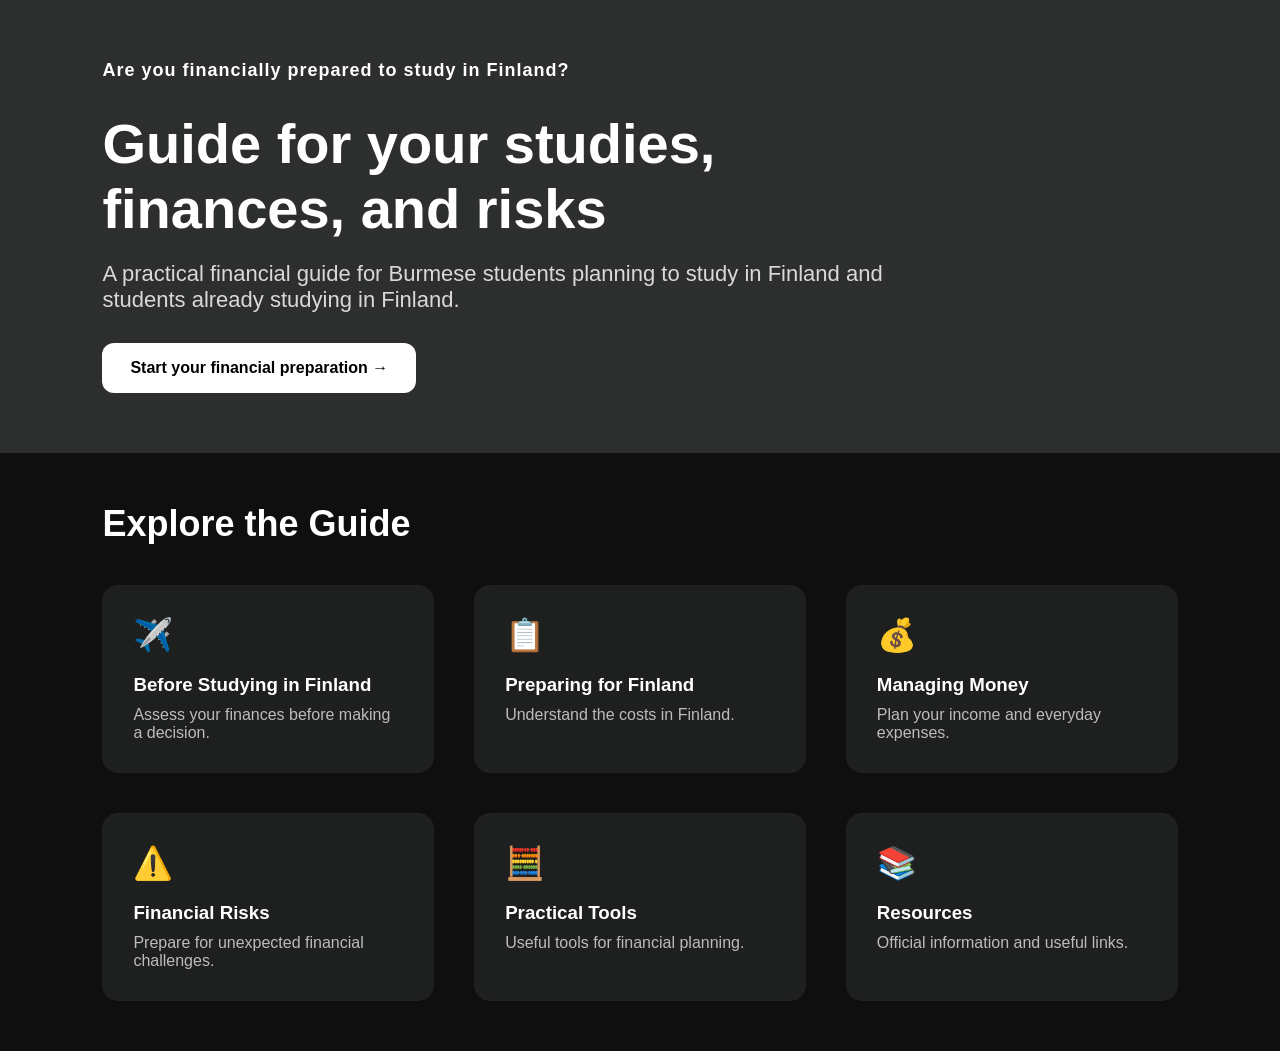
<file: index_draft.html>
<!DOCTYPE html>
<html lang="en">
<head>
<meta charset="UTF-8">
<meta name="viewport" content="width=device-width, initial-scale=1.0">
<title>Financial Guide for Students in Finland</title>
<link rel="stylesheet" type="text/css" href="main.css">
<link rel="icon" type="image/x-icon" href="./image/favicon.png">
</head>

<body>

<div id="home">

    <section class="hero">

        <div class="logo">
         Are you financially prepared to study in Finland?
        </div>

        <h1>
        Guide for your studies, finances, and risks
        </h1>

        <p>
            A practical financial guide for Burmese students planning to study
            in Finland and students already studying in Finland.
        </p>

        <a href="#guide" class="btn">
            Start your financial preparation →
        </a>

    </section>

    <section class="container" id="guide">

        <h2 class="section-title">
            Explore the Guide
        </h2>

        <div class="grid">

            <div class="card" onclick="showPage('before')">
                <div class="card-icon">✈️</div>
                <h3>Before Studying in Finland</h3>
                <p>Assess your finances before making a decision.</p>
            </div>

            <div class="card" onclick="showPage('preparing')">
                <div class="card-icon">📋</div>
                <h3>Preparing for Finland</h3>
                <p>Understand the costs in Finland.</p>
            </div>

            <div class="card" onclick="showPage('money')">
                <div class="card-icon">💰</div>
                <h3>Managing Money</h3>
                <p>Plan your income and everyday expenses.</p>
            </div>

            <div class="card" onclick="showPage('risks')">
                <div class="card-icon">⚠️</div>
                <h3>Financial Risks</h3>
                <p>Prepare for unexpected financial challenges.</p>
            </div>

            <div class="card" onclick="showPage('tools')">
                <div class="card-icon">🧮</div>
                <h3>Practical Tools</h3>
                <p>Useful tools for financial planning.</p>
            </div>

            <div class="card" onclick="showPage('resources')">
                <div class="card-icon">📚</div>
                <h3>Resources</h3>
                <p>Official information and useful links.</p>
            </div>

        </div>

    </section>

</div>

<!-- BEFORE STUDYING -->

<section id="before" class="page">

    <button class="back-btn" onclick="goHome()">
        ← Back
    </button>

    <h2>Before Studying in Finland</h2>

    <p>
        This section helps prospective students evaluate whether they are
        financially prepared to study in Finland.
    </p>

    <ul>
        <li>Tuition fees</li>
        <li>Financial requirements</li>
        <li>Scholarships</li>
        <li>Estimated living costs</li>
        <li>Emergency funds</li>
    </ul>

</section>

<!-- PREPARING -->

<section id="preparing" class="page">

    <button class="back-btn" onclick="goHome()">
        ← Back
    </button>

    <h2>Preparing for Finland</h2>

    <ul>
        <li>Flight costs</li>
        <li>Housing deposits</li>
        <li>Health insurance</li>
        <li>Opening bank accounts</li>
        <li>Arrival checklist</li>
    </ul>

</section>

<!-- MONEY -->

<section id="money" class="page">

    <button class="back-btn" onclick="goHome()">
        ← Back
    </button>

    <h2>Managing Money</h2>

    <ul>
        <li>Budgeting techniques</li>
        <li>Tracking spending</li>
        <li>Part-time income management</li>
        <li>Saving strategies</li>
    </ul>

</section>

<!-- RISKS -->

<section id="risks" class="page">

    <button class="back-btn" onclick="goHome()">
        ← Back
    </button>

    <h2>Financial Risks</h2>

    <ul>
        <li>Inflation</li>
        <li>Currency fluctuations</li>
        <li>Rent increases</li>
        <li>Unexpected expenses</li>
    </ul>

</section>

<!-- TOOLS -->

<section id="tools" class="page">

    <button class="back-btn" onclick="goHome()">
        ← Back
    </button>

    <h2>Practical Tools</h2>

    <ul>
        <li>Budget Calculator</li>
        <li>Savings Goal Calculator</li>
        <li>Emergency Fund Calculator</li>
    </ul>

</section>

<!-- RESOURCES -->

<section id="resources" class="page">

    <button class="back-btn" onclick="goHome()">
        ← Back
    </button>

    <h2>Links to Resources</h2>

    <ul class="potential-resources">
        <li><a href="https://www.migri.fi/" target="_blank">Migri</a></li>
        <li><a href="https://www.kela.fi/" target="_blank">Kela</a></li>
        <li><a href="https://www.vero.fi/" target="_blank">Vero</a></li>
        <li><a href="https://www.studyinfo.fi/" target="_blank">StudyInfo</a></li>
    </ul>

</section>

<script>

function showPage(pageId){

    document.getElementById("home").classList.add("hidden");

    document.querySelectorAll(".page").forEach(page=>{
        page.classList.remove("active");
    });

    document.getElementById(pageId).classList.add("active");
}

function goHome(){

    document.getElementById("home").classList.remove("hidden");

    document.querySelectorAll(".page").forEach(page=>{
        page.classList.remove("active");
    });
}

</script>

</body>
</html>
</file>
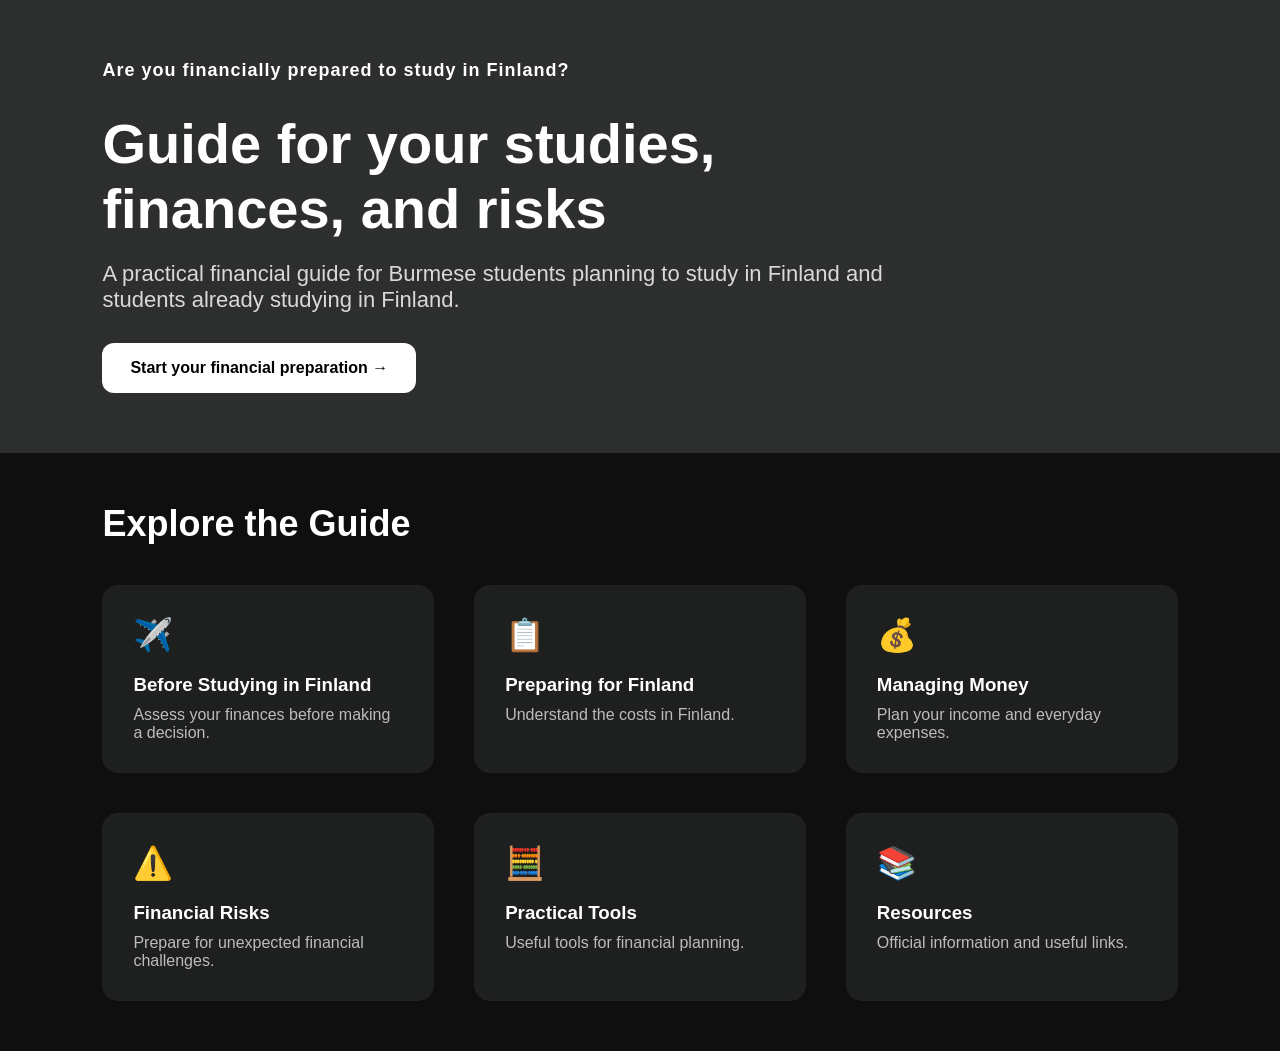
<file: main.html>
<!DOCTYPE html>
<html lang="en">
<head>
<meta charset="UTF-8">
<meta name="viewport" content="width=device-width, initial-scale=1.0">
<title>Financial Guide for Students in Finland</title>
<link rel="stylesheet" type="text/css" href="main.css">
<link rel="icon" type="image/x-icon" href="./image/favicon.png">
</head>

<body>

<div id="home">

    <section class="hero">

        <div class="logo">
         Are you financially prepared to study in Finland?
        </div>

        <h1>
        Guide for your studies, finances, and risks
        </h1>

        <p>
            A practical financial guide for Burmese students planning to study
            in Finland and students already studying in Finland.
        </p>

        <a href="#guide" class="btn">
            Start your financial preparation →
        </a>

    </section>

    <section class="container" id="guide">

        <h2 class="section-title">
            Explore the Guide
        </h2>

        <div class="grid">

            <div class="card" onclick="showPage('before')">
                <div class="card-icon">✈️</div>
                <h3>Before Studying in Finland</h3>
                <p>Assess your finances before making a decision.</p>
            </div>

            <div class="card" onclick="showPage('preparing')">
                <div class="card-icon">📋</div>
                <h3>Preparing for Finland</h3>
                <p>Understand the costs in Finland.</p>
            </div>

            <div class="card" onclick="showPage('money')">
                <div class="card-icon">💰</div>
                <h3>Managing Money</h3>
                <p>Plan your income and everyday expenses.</p>
            </div>

            <div class="card" onclick="showPage('risks')">
                <div class="card-icon">⚠️</div>
                <h3>Financial Risks</h3>
                <p>Prepare for unexpected financial challenges.</p>
            </div>

            <div class="card" onclick="showPage('tools')">
                <div class="card-icon">🧮</div>
                <h3>Practical Tools</h3>
                <p>Useful tools for financial planning.</p>
            </div>

            <div class="card" onclick="showPage('resources')">
                <div class="card-icon">📚</div>
                <h3>Resources</h3>
                <p>Official information and useful links.</p>
            </div>

        </div>

    </section>

</div>

<!-- BEFORE STUDYING -->

<section id="before" class="page">

    <button class="back-btn" onclick="goHome()">
        ← Back
    </button>

    <h2>Before Studying in Finland</h2>

    <p>
        This section helps prospective students evaluate whether they are
        financially prepared to study in Finland.
    </p>

    <ul>
        <li>Tuition fees</li>
        <li>Residence permit financial requirements</li>
        <li>Scholarships</li>
        <li>Estimated living costs</li>
        <li>Emergency funds</li>
    </ul>

</section>

<!-- PREPARING -->

<section id="preparing" class="page">

    <button class="back-btn" onclick="goHome()">
        ← Back
    </button>

    <h2>Preparing for Finland</h2>

    <ul>
        <li>Flight costs</li>
        <li>Housing deposits</li>
        <li>Health insurance</li>
        <li>Opening bank accounts</li>
        <li>Arrival checklist</li>
    </ul>

</section>

<!-- MONEY -->

<section id="money" class="page">

    <button class="back-btn" onclick="goHome()">
        ← Back
    </button>

    <h2>Managing Money</h2>

    <ul>
        <li>Budgeting techniques</li>
        <li>Tracking spending</li>
        <li>Part-time income management</li>
        <li>Saving strategies</li>
    </ul>

</section>

<!-- RISKS -->

<section id="risks" class="page">

    <button class="back-btn" onclick="goHome()">
        ← Back
    </button>

    <h2>Financial Risks</h2>

    <ul>
        <li>Inflation</li>
        <li>Currency fluctuations</li>
        <li>Rent increases</li>
        <li>Unexpected expenses</li>
    </ul>

</section>

<!-- TOOLS -->

<section id="tools" class="page">

    <button class="back-btn" onclick="goHome()">
        ← Back
    </button>

    <h2>Practical Tools</h2>

    <ul>
        <li>Budget Calculator</li>
        <li>Savings Goal Calculator</li>
        <li>Emergency Fund Calculator</li>
    </ul>

</section>

<!-- RESOURCES -->

<section id="resources" class="page">

    <button class="back-btn" onclick="goHome()">
        ← Back
    </button>

    <h2>Resources</h2>

    <ul>
        <li>Migri</li>
        <li>Kela</li>
        <li>Vero</li>
        <li>Studyinfo</li>
        <li>Student Housing Services</li>
    </ul>

</section>

<script>

function showPage(pageId){

    document.getElementById("home").classList.add("hidden");

    document.querySelectorAll(".page").forEach(page=>{
        page.classList.remove("active");
    });

    document.getElementById(pageId).classList.add("active");
}

function goHome(){

    document.getElementById("home").classList.remove("hidden");

    document.querySelectorAll(".page").forEach(page=>{
        page.classList.remove("active");
    });
}

</script>

</body>
</html>
</file>
<file: main.css>
*{
    margin:0;
    padding:0;
    box-sizing:border-box;
    font-family:Arial, sans-serif;
}

body {
    background:#000;
    color:white;
}

.hero{
    background:#2D2E2E;
    padding:60px 8%;
}

.logo{
    font-size:18px;
    font-weight:bold;
    letter-spacing:1px;
}

.hero h1{
    font-size:56px;
    margin-top:30px;
    max-width:800px;
}

.hero p{
    font-size:22px;
    margin-top:20px;
    color:#d9d9d9;
    max-width:850px;
}

.btn{
    display:inline-block;
    margin-top:30px;
    background:white;
    color:black;
    text-decoration:none;
    padding:16px 28px;
    border-radius:12px;
    font-weight:bold;
}

.container{
    padding:50px 8%;
}

#guide{
    background:#0f0f0f;
}
.section-title{
    font-size:36px;
    margin-bottom:40px;
}

.grid{
    display:grid;
    grid-template-columns:repeat(auto-fit,minmax(300px,1fr));
    gap:40px;
}

.card{
    background:#1e1f1f;
    border:1px solid #222;
    border-radius:16px;
    padding:30px;
    cursor:pointer;
    transition:0.3s;
}

.card:hover{
    transform:translateY(-5px);
    border-color:#f8ec07;
}

.card-icon{
    font-size:32px;
    margin-bottom:20px;
}

.card h3{
    margin-bottom:10px;
}

.card p{
    color:#bcbcbc;
}

.page{
    display:none;
    padding:50px 8%;
}

.back-btn{
    background:#2D2E2E;
    color:#fff;
    border:none;
    padding:12px 20px;
    border-radius:10px;
    cursor:pointer;
    margin-bottom:30px;
    font-weight:bold;
}

.page h2{
    font-size:40px;
    margin-bottom:20px;
}

.page p{
    line-height:1.8;
    max-width:900px;
}

ul{
    margin-top:20px;
    margin-left:25px;
}

li{
    margin-top:10px;
}

.active{
    display:block;
}

.hidden{
    display:none;
}

.potential-resources a {
    text-decoration: underline;
    color: #fff;
}

a:hover {
color: red; /* Hover color */
text-decoration: underline; /* Adds underline on hover */
}
</file>
